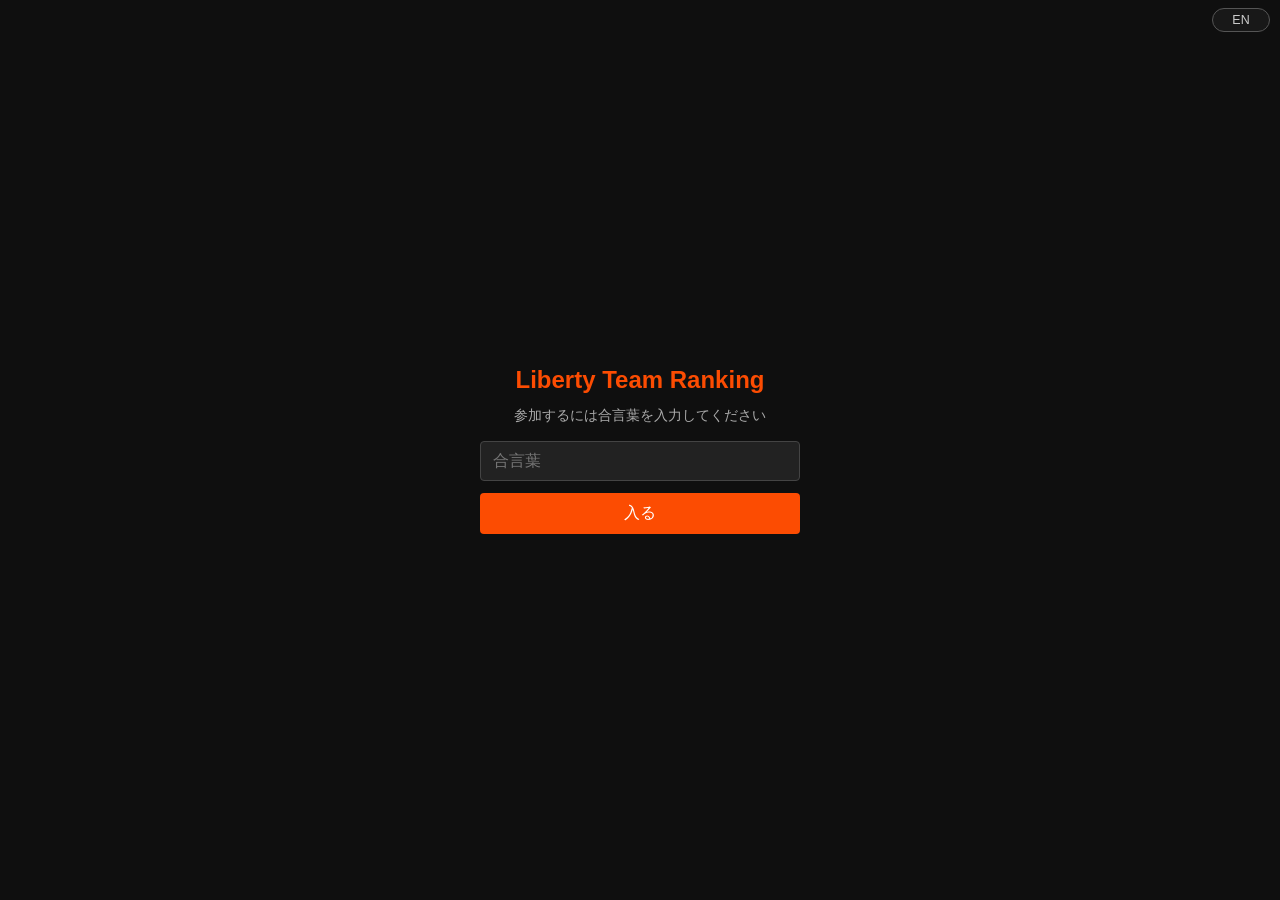
<file: index.html>
<!DOCTYPE html>
<html lang="ja">
<head>
  <meta charset="UTF-8">
  <meta name="viewport" content="width=device-width, initial-scale=1.0">
  <title>Liberty Team Ranking</title>
  <link rel="icon" type="image/svg+xml" href="img/favicon.svg">
  <link rel="icon" type="image/png" sizes="32x32" href="img/favicon-32.png">
  <link rel="apple-touch-icon" href="img/apple-touch-icon.png">
  <link rel="manifest" href="manifest.json">
  <meta name="theme-color" content="#0f0f0f">
  <meta name="apple-mobile-web-app-capable" content="yes">
  <meta name="apple-mobile-web-app-status-bar-style" content="black-translucent">
  <meta name="apple-mobile-web-app-title" content="Liberty">
  <link rel="stylesheet" href="style.css">
</head>
<body>
  <button id="langToggle" class="lang-toggle" data-i18n="toggle">EN</button>

  <div id="passwordGate" class="password-gate">
    <div class="password-box">
      <h2 data-i18n="pw.title">Liberty Team Ranking</h2>
      <p data-i18n="pw.prompt">参加するには合言葉を入力してください</p>
      <input type="password" id="passwordInput" data-i18n-ph="pw.ph" placeholder="合言葉">
      <button id="passwordSubmit" data-i18n="pw.enter">入る</button>
      <p id="passwordError" class="password-error" data-i18n="pw.error">合言葉が違います</p>
    </div>
  </div>

  <div id="consentGate" class="consent-gate">
    <div class="consent-box">
      <h2 data-i18n="consent.title">ご利用前の確認</h2>
      <p class="consent-intro" data-i18n="consent.intro">このアプリを使う前に、以下の点にご同意ください。</p>
      <label class="consent-check"><input type="checkbox" id="consent1"><span data-i18n="consent.check1">Stravaでフォローし合っていないメンバーにも、私の走行距離・記録（合計距離など）が表示されることを理解しました。</span></label>
      <label class="consent-check"><input type="checkbox" id="consent2"><span data-i18n="consent.check2">位置情報（GPS・地図）は利用されないこと、将来利用する仕様に変更する場合は必ず改めて同意を求められることを理解しました。</span></label>
      <button id="consentAgree" class="consent-agree" disabled data-i18n="consent.agree">同意して始める</button>
      <p class="consent-detail-link"><a href="privacy.html" data-i18n="consent.detail">取得する情報について詳しく</a></p>
    </div>
  </div>

  <header>
    <h1 class="site-logo"><img src="img/logo_liberty_team_ranking.png" alt="Liberty Team Ranking"></h1>
    <div class="header-controls">
      <div class="month-nav">
        <button id="prevMonth">◀</button>
        <span id="currentMonth"></span>
        <button id="nextMonth">▶</button>
      </div>
      <div class="hdr-break"></div>
      <div class="team-filter">
        <button class="filter-btn active" data-team="all">全て</button>
        <button class="filter-btn" data-team="3SHINE">3SHINE</button>
        <button class="filter-btn" data-team="SKY3.5">SKY3.5</button>
        <button class="filter-btn" data-team="Be4">Be4</button>
        <button class="filter-btn" data-team="元リバティー">元リバティー</button>
        <button class="filter-btn" data-team="リバティースタッフ">リバティースタッフ</button>
      </div>
      <button id="settingsBtn" class="icon-btn" title="設定">⚙️</button>
    </div>
  </header>

  <div id="loginBanner" class="login-banner" style="display:none">
    <span data-i18n="banner.title">🔒 Stravaに接続するとランキング・掲示板を閲覧できます</span>
    <button id="loginBtn" class="strava-connect-btn" aria-label="Connect with Strava"><img src="img/btn_strava_connect_with_orange.svg" alt="Connect with Strava"></button>
    <p class="privacy-note" data-i18n="banner.note">接続して取得するのは <b>走行距離・獲得標高・心拍数・プロフィール名</b> だけです。<b>位置情報（GPS・地図・場所）は取得も保存もしません。</b> <b>非公開（自分のみ）の活動は読み取りません。</b> データはあなたが設定した公開範囲でのみチームに表示されます。<a href="privacy.html">取得する情報について詳しく ›</a></p>
  </div>

  <div class="table-wrapper">
    <table id="rankingTable">
      <thead>
        <tr>
          <th>#</th>
          <th class="sortable tc" data-col="nickname"><span data-i18n="col.nickname">ニックネーム</span><span class="sort-arrow"></span></th>
          <th class="sortable tc" data-col="strava_name"><span data-i18n="col.strava">Stravaアカウント名</span><span class="sort-arrow"></span></th>
          <th class="sortable" data-col="team"><span data-i18n="col.team">チーム</span><span class="sort-arrow"></span></th>
          <th class="sortable num" data-col="run_distance_km"><span data-i18n="col.run">ランニング(km)</span><span class="sort-arrow"></span></th>
          <th class="sortable num" data-col="ride_distance_km"><span data-i18n="col.ride">自転車(km)</span><span class="sort-arrow"></span></th>
          <th class="sortable num" data-col="swim_distance_m"><span data-i18n="col.swim">水泳(m)</span><span class="sort-arrow"></span></th>
          <th class="sortable num" data-col="elevation_gain_m"><span data-i18n="col.elev">獲得標高(m)</span><span class="sort-arrow"></span></th>
          <th class="sortable num" data-col="relative_effort"><span data-i18n="col.load">心拍負荷</span><span class="sort-arrow"></span></th>
          <th class="sortable num" data-col="ws_count"><span data-i18n="col.ws">推定WS</span><span class="sort-arrow"></span></th>
          <th class="sortable num" data-col="hill_dash_count"><span data-i18n="col.hill">推定坂道</span><span class="sort-arrow"></span></th>
          <th class="sortable tc" data-col="full_marathon_best"><span data-i18n="col.full">フルマラソンベスト</span><span class="sort-arrow"></span></th>
          <th class="sortable tc" data-col="half_marathon_best"><span data-i18n="col.half">ハーフマラソンベスト</span><span class="sort-arrow"></span></th>
          <th data-i18n="col.race">参加予定レース</th>
          <th data-i18n="col.comment">コメント</th>
        </tr>
      </thead>
      <tbody id="rankingBody">
        <tr><td colspan="15" class="loading">読み込み中...</td></tr>
      </tbody>
    </table>
  </div>

  <div class="guide-link-row" style="text-align:center; margin:14px 0 4px;">
    <a href="guide.html" data-i18n="guide.link" style="color:#fc4c02; font-size:0.9rem; text-decoration:none;">📊 各項目の意味・計算方法はこちら →</a>
  </div>

  <div class="chat-section">
    <h2 id="chatTitle">💬 掲示板</h2>
    <div id="chatInputRow" class="chat-input-row" style="display:none">
      <input type="text" id="chatText" maxlength="300" placeholder="コメントを書く（今月もよろしく！など）">
      <button id="chatSend">送信</button>
    </div>
    <button id="pollCreateBtn" class="poll-create-btn" style="display:none">📊 投票を作成</button>
    <div id="pollForm" class="poll-form" style="display:none">
      <input type="text" id="pollQuestion" maxlength="120" placeholder="質問（例: 次の合同練習どこにする？）">
      <div id="pollOptions">
        <input type="text" class="poll-opt-input" maxlength="60" placeholder="選択肢1">
        <input type="text" class="poll-opt-input" maxlength="60" placeholder="選択肢2">
      </div>
      <div class="poll-form-actions">
        <button id="pollAddOpt" type="button" class="poll-sub-btn">＋選択肢を追加</button>
        <button id="pollSubmit" type="button">投票を投稿</button>
        <button id="pollCancel" type="button" class="poll-sub-btn">キャンセル</button>
      </div>
    </div>
    <p id="chatLoginNote" class="chat-login-note" style="display:none">投稿するにはStravaでログインしてください</p>
    <div id="chatMessages" class="chat-messages"></div>
  </div>

  <!-- 詳細モーダル -->
  <div id="detailModal" class="modal-overlay">
    <div class="modal">
      <button id="modalClose" class="modal-close">✕</button>
      <h2 id="modalTitle"></h2>
      <div id="detailSummary"></div>
      <div class="tabs">
        <button class="tab-btn active" data-type="run">ランニング</button>
        <button class="tab-btn" data-type="ride">自転車</button>
        <button class="tab-btn" data-type="swim">水泳</button>
      </div>
      <div id="chartTooltip" class="chart-tooltip"></div>
      <div id="detailChart" class="chart-container"></div>
    </div>
  </div>

  <footer class="strava-attribution">
    <img src="img/api_logo_pwrdBy_strava_horiz_light.png" alt="Powered by Strava">
    <a href="privacy.html" class="privacy-footer-link">取得する情報・プライバシーについて</a>
  </footer>

  <div id="rateLimitIndicator" class="rate-limit-indicator" title="Strava APIの本日の使用回数（目安）"></div>

  <script src="app.js"></script>
</body>
</html>
</file>
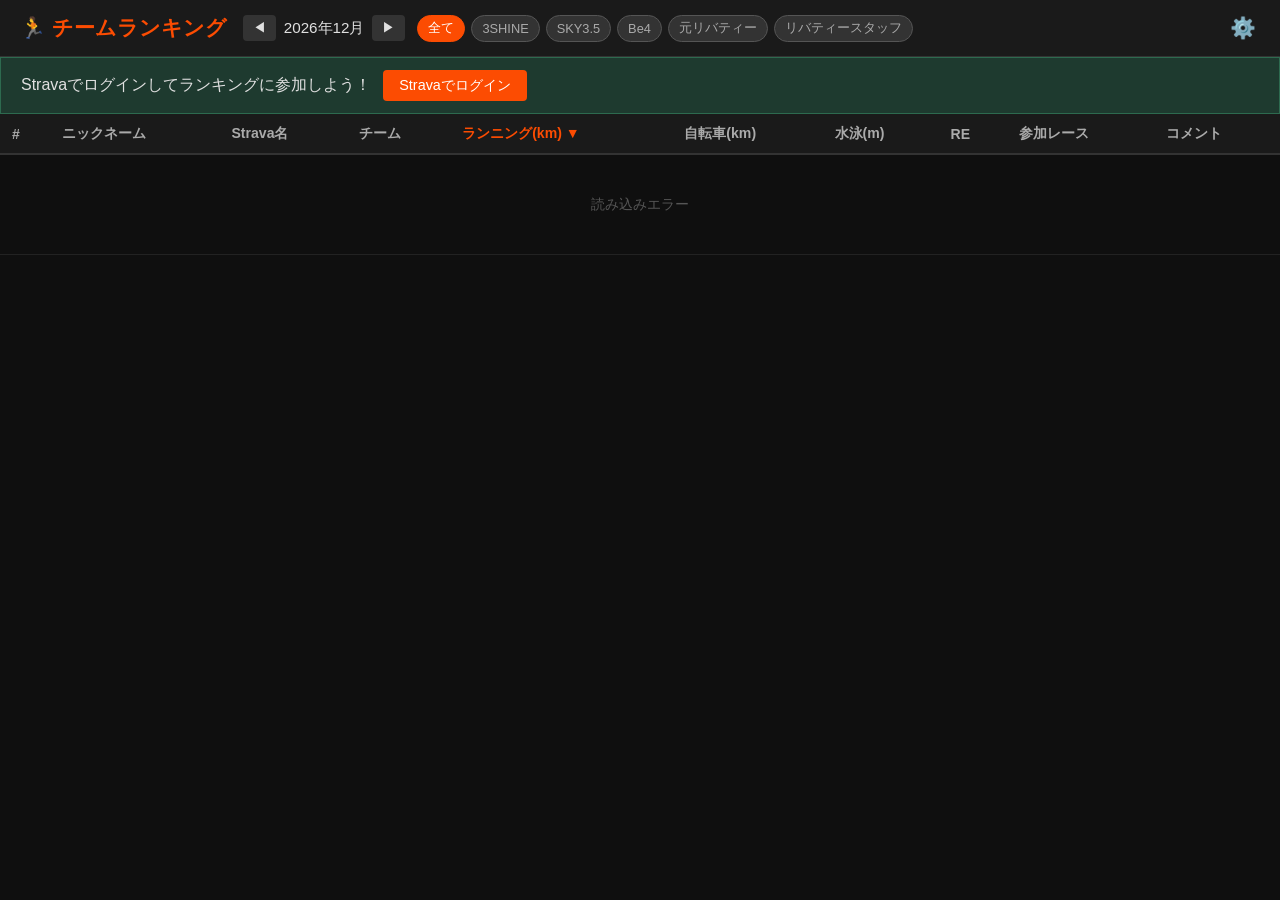
<file: frontend/index.html>
<!DOCTYPE html>
<html lang="ja">
<head>
  <meta charset="UTF-8">
  <meta name="viewport" content="width=device-width, initial-scale=1.0">
  <title>チームランキング</title>
  <link rel="stylesheet" href="style.css">
</head>
<body>
  <header>
    <h1>🏃 チームランキング</h1>
    <div class="header-controls">
      <div class="month-nav">
        <button id="prevMonth">◀</button>
        <span id="currentMonth"></span>
        <button id="nextMonth">▶</button>
      </div>
      <div class="team-filter">
        <button class="filter-btn active" data-team="all">全て</button>
        <button class="filter-btn" data-team="3SHINE">3SHINE</button>
        <button class="filter-btn" data-team="SKY3.5">SKY3.5</button>
        <button class="filter-btn" data-team="Be4">Be4</button>
        <button class="filter-btn" data-team="元リバティー">元リバティー</button>
        <button class="filter-btn" data-team="リバティースタッフ">リバティースタッフ</button>
      </div>
      <button id="settingsBtn" class="icon-btn" title="設定">⚙️</button>
    </div>
  </header>

  <div id="loginBanner" class="login-banner" style="display:none">
    <span>Stravaでログインしてランキングに参加しよう！</span>
    <button id="loginBtn">Stravaでログイン</button>
  </div>

  <div class="table-wrapper">
    <table id="rankingTable">
      <thead>
        <tr>
          <th>#</th>
          <th class="sortable" data-col="nickname">ニックネーム</th>
          <th class="sortable" data-col="strava_name">Strava名</th>
          <th class="sortable" data-col="team">チーム</th>
          <th class="sortable active" data-col="run_distance_km">ランニング(km) ▼</th>
          <th class="sortable" data-col="ride_distance_km">自転車(km)</th>
          <th class="sortable" data-col="swim_distance_m">水泳(m)</th>
          <th class="sortable" data-col="relative_effort">RE</th>
          <th>参加レース</th>
          <th>コメント</th>
        </tr>
      </thead>
      <tbody id="rankingBody">
        <tr><td colspan="10" class="loading">読み込み中...</td></tr>
      </tbody>
    </table>
  </div>

  <!-- 詳細モーダル -->
  <div id="detailModal" class="modal-overlay">
    <div class="modal">
      <button id="modalClose" class="modal-close">✕</button>
      <h2 id="modalTitle"></h2>
      <div class="tabs">
        <button class="tab-btn active" data-type="run">ランニング</button>
        <button class="tab-btn" data-type="ride">自転車</button>
        <button class="tab-btn" data-type="swim">水泳</button>
      </div>
      <div id="detailChart" class="chart-container"></div>
    </div>
  </div>

  <script src="app.js"></script>
</body>
</html>
</file>
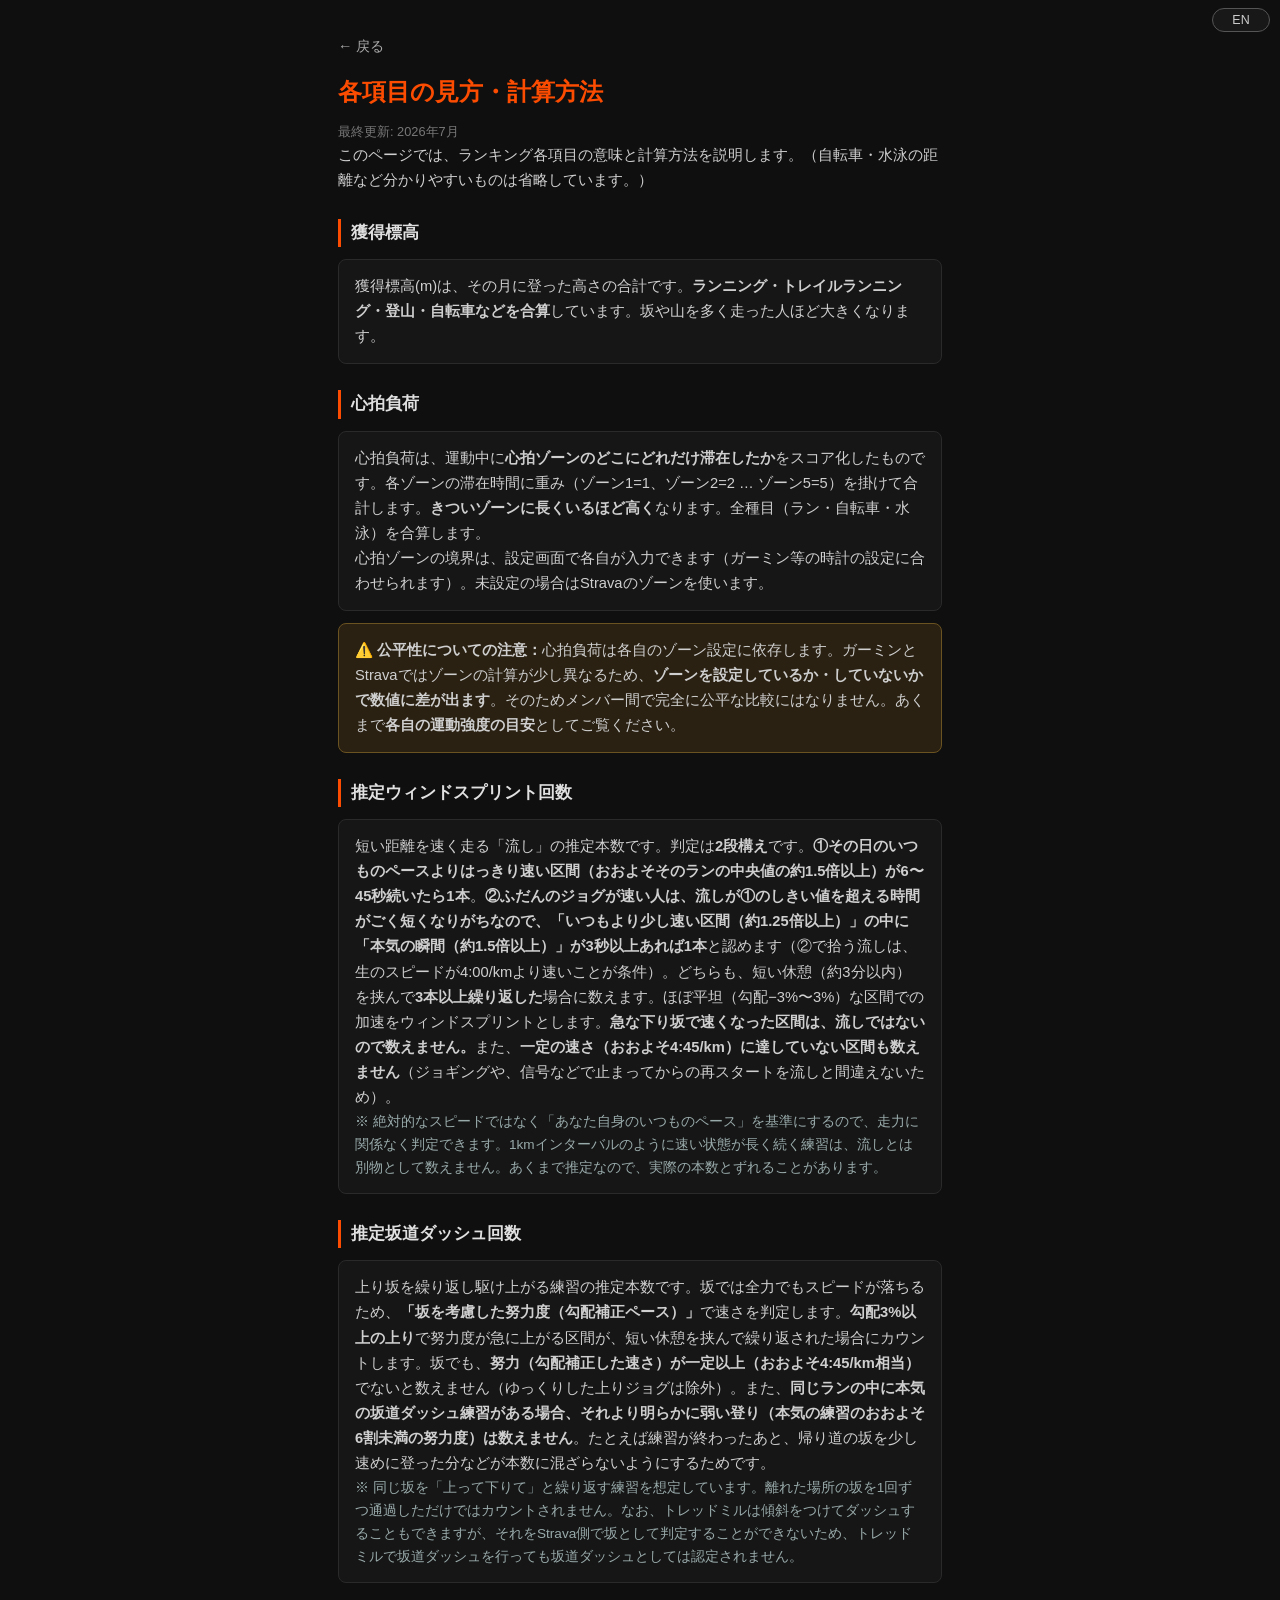
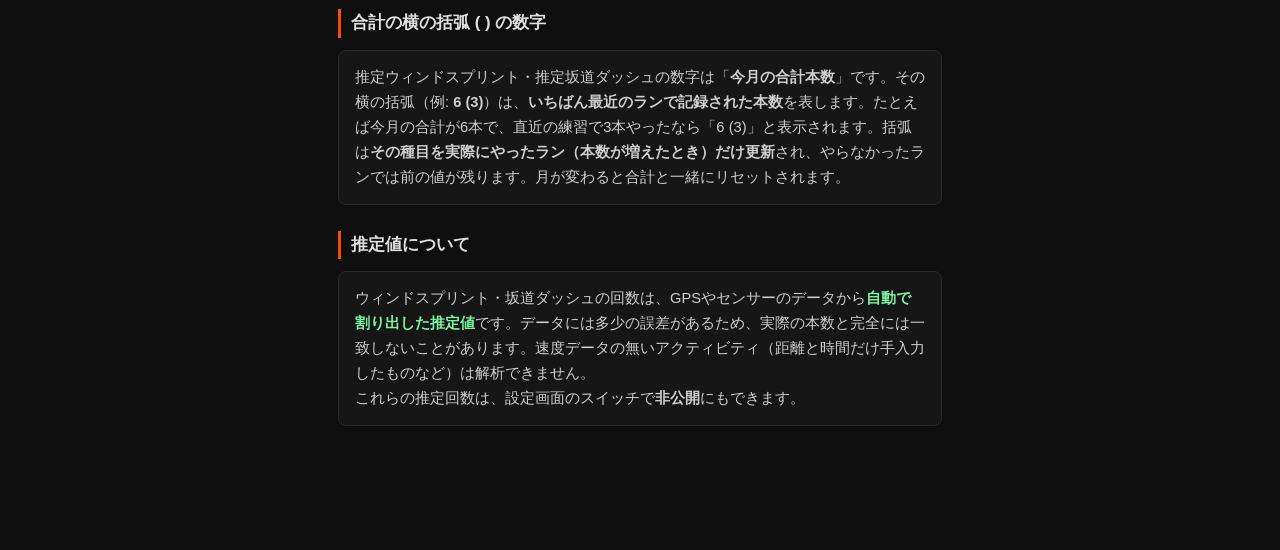
<file: guide.html>
<!DOCTYPE html>
<html lang="ja">
<head>
  <meta charset="UTF-8">
  <meta name="viewport" content="width=device-width, initial-scale=1.0">
  <title>各項目の見方・計算方法 - Liberty Team Ranking</title>
  <link rel="icon" type="image/svg+xml" href="img/favicon.svg">
  <link rel="icon" type="image/png" sizes="32x32" href="img/favicon-32.png">
  <link rel="apple-touch-icon" href="img/apple-touch-icon.png">
  <link rel="stylesheet" href="style.css">
  <style>
    .guide-page { max-width: 640px; margin: 32px auto; padding: 0 18px 80px; line-height: 1.7; }
    .guide-page h2 { color: #fc4c02; margin-bottom: 8px; }
    .guide-page h3 { color: #e0e0e0; margin: 26px 0 8px; font-size: 1.05rem; border-left: 3px solid #fc4c02; padding-left: 10px; }
    .guide-page p, .guide-page li { color: #cfcfcf; font-size: 0.92rem; }
    .guide-page ul { margin: 6px 0 6px 20px; }
    .guide-page li { margin: 4px 0; }
    .guide-page .good { color: #7df5a0; font-weight: 600; }
    .guide-page .note { color: #9aa; font-size: 0.85rem; }
    .guide-page .box { background: #161616; border: 1px solid #2a2a2a; border-radius: 8px; padding: 14px 16px; margin: 12px 0; }
    .guide-page .warn { background: #2a2113; border: 1px solid #6a5320; border-radius: 8px; padding: 14px 16px; margin: 12px 0; color: #f5d98a; }
    .guide-page a { color: #fc4c02; }
    .guide-page .updated { color: #777; font-size: 0.8rem; margin-top: 6px; }
  </style>
</head>
<body>
  <button id="langToggle" class="lang-toggle">EN</button>
  <div class="guide-page">
    <button class="back-btn" onclick="history.back()" data-i18n="back">← 戻る</button>
    <h2 data-i18n="title">各項目の見方・計算方法</h2>
    <p class="updated" data-i18n="updated">最終更新: 2026年7月</p>
    <p data-i18n="intro">このページでは、ランキング各項目の意味と計算方法を説明します。（自転車・水泳の距離など分かりやすいものは省略しています。）</p>

    <h3 data-i18n="s1.title">獲得標高</h3>
    <div class="box">
      <p data-i18n="s1.p">獲得標高(m)は、その月に登った高さの合計です。<b>ランニング・トレイルランニング・登山・自転車などを合算</b>しています。坂や山を多く走った人ほど大きくなります。</p>
    </div>

    <h3 data-i18n="s2.title">心拍負荷</h3>
    <div class="box">
      <p data-i18n="s2.p">心拍負荷は、運動中に<b>心拍ゾーンのどこにどれだけ滞在したか</b>をスコア化したものです。各ゾーンの滞在時間に重み（ゾーン1=1、ゾーン2=2 … ゾーン5=5）を掛けて合計します。<b>きついゾーンに長くいるほど高く</b>なります。全種目（ラン・自転車・水泳）を合算します。</p>
      <p data-i18n="s2.zone">心拍ゾーンの境界は、設定画面で各自が入力できます（ガーミン等の時計の設定に合わせられます）。未設定の場合はStravaのゾーンを使います。</p>
    </div>
    <div class="warn">
      <p data-i18n="s2.warn"><b>⚠️ 公平性についての注意：</b>心拍負荷は各自のゾーン設定に依存します。ガーミンとStravaではゾーンの計算が少し異なるため、<b>ゾーンを設定しているか・していないかで数値に差が出ます</b>。そのためメンバー間で完全に公平な比較にはなりません。あくまで<b>各自の運動強度の目安</b>としてご覧ください。</p>
    </div>

    <h3 data-i18n="s3.title">推定ウィンドスプリント回数</h3>
    <div class="box">
      <p data-i18n="s3.p">短い距離を速く走る「流し」の推定本数です。判定は<b>2段構え</b>です。<b>①その日のいつものペースよりはっきり速い区間（おおよそそのランの中央値の約1.5倍以上）が6〜45秒続いたら1本</b>。<b>②ふだんのジョグが速い人は、流しが①のしきい値を超える時間がごく短くなりがちなので、「いつもより少し速い区間（約1.25倍以上）」の中に「本気の瞬間（約1.5倍以上）」が3秒以上あれば1本</b>と認めます（②で拾う流しは、生のスピードが4:00/kmより速いことが条件）。どちらも、短い休憩（約3分以内）を挟んで<b>3本以上繰り返した</b>場合に数えます。ほぼ平坦（勾配−3%〜3%）な区間での加速をウィンドスプリントとします。<b>急な下り坂で速くなった区間は、流しではないので数えません。</b>また、<b>一定の速さ（おおよそ4:45/km）に達していない区間も数えません</b>（ジョギングや、信号などで止まってからの再スタートを流しと間違えないため）。</p>
      <p class="note" data-i18n="s3.note">※ 絶対的なスピードではなく「あなた自身のいつものペース」を基準にするので、走力に関係なく判定できます。1kmインターバルのように速い状態が長く続く練習は、流しとは別物として数えません。あくまで推定なので、実際の本数とずれることがあります。</p>
    </div>

    <h3 data-i18n="s4.title">推定坂道ダッシュ回数</h3>
    <div class="box">
      <p data-i18n="s4.p">上り坂を繰り返し駆け上がる練習の推定本数です。坂では全力でもスピードが落ちるため、<b>「坂を考慮した努力度（勾配補正ペース）」</b>で速さを判定します。<b>勾配3%以上の上り</b>で努力度が急に上がる区間が、短い休憩を挟んで繰り返された場合にカウントします。坂でも、<b>努力（勾配補正した速さ）が一定以上（おおよそ4:45/km相当）</b>でないと数えません（ゆっくりした上りジョグは除外）。また、<b>同じランの中に本気の坂道ダッシュ練習がある場合、それより明らかに弱い登り（本気の練習のおおよそ6割未満の努力度）は数えません</b>。たとえば練習が終わったあと、帰り道の坂を少し速めに登った分などが本数に混ざらないようにするためです。</p>
      <p class="note" data-i18n="s4.note">※ 同じ坂を「上って下りて」と繰り返す練習を想定しています。離れた場所の坂を1回ずつ通過しただけではカウントされません。なお、トレッドミルは傾斜をつけてダッシュすることもできますが、それをStrava側で坂として判定することができないため、トレッドミルで坂道ダッシュを行っても坂道ダッシュとしては認定されません。</p>
    </div>

    <h3 data-i18n="s6.title">合計の横の括弧 ( ) の数字</h3>
    <div class="box">
      <p data-i18n="s6.p">推定ウィンドスプリント・推定坂道ダッシュの数字は「<b>今月の合計本数</b>」です。その横の括弧（例: <b>6 (3)</b>）は、<b>いちばん最近のランで記録された本数</b>を表します。たとえば今月の合計が6本で、直近の練習で3本やったなら「6 (3)」と表示されます。括弧は<b>その種目を実際にやったラン（本数が増えたとき）だけ更新</b>され、やらなかったランでは前の値が残ります。月が変わると合計と一緒にリセットされます。</p>
    </div>

    <h3 data-i18n="s5.title">推定値について</h3>
    <div class="box">
      <p data-i18n="s5.p">ウィンドスプリント・坂道ダッシュの回数は、GPSやセンサーのデータから<span class="good">自動で割り出した推定値</span>です。データには多少の誤差があるため、実際の本数と完全には一致しないことがあります。速度データの無いアクティビティ（距離と時間だけ手入力したものなど）は解析できません。</p>
      <p data-i18n="s5.privacy">これらの推定回数は、設定画面のスイッチで<b>非公開</b>にもできます。</p>
    </div>
  </div>

  <script>
    const PI18N = {
      ja: {},
      en: {
        'back': '← Back',
        'title': 'How each metric is calculated',
        'updated': 'Last updated: July 2026',
        'intro': 'This page explains what each ranking column means and how it is calculated. (Self-explanatory items such as cycling/swimming distance are omitted.)',
        's1.title': 'Elevation gain',
        's1.p': 'Elevation gain (m) is the total height climbed during the month. It is the <b>combined total of running, trail running, hiking, cycling, and so on.</b> The more hills or mountains you run, the higher it gets.',
        's2.title': 'Heart-rate load',
        's2.p': 'Heart-rate load scores <b>how long you spent in each heart-rate zone</b> during exercise. Time in each zone is multiplied by a weight (Zone 1 = 1, Zone 2 = 2 … Zone 5 = 5) and summed. <b>The longer you spend in harder zones, the higher it gets.</b> All sports (run, bike, swim) are combined.',
        's2.zone': 'Each member can enter their own heart-rate zone boundaries in Settings (to match their watch, e.g. Garmin). If not set, Strava’s zones are used.',
        's2.warn': '<b>⚠️ A note on fairness:</b> Heart-rate load depends on each person’s zone settings. Garmin and Strava compute zones slightly differently, so <b>the value differs depending on whether and how someone has set their zones</b>. It is therefore not a perfectly fair comparison between members — please treat it as a <b>rough indicator of your own effort</b>.',
        's3.title': 'Estimated wind-sprint count',
        's3.p': 'An estimate of how many short fast strides ("wind sprints") you did. Detection works in <b>two stages</b>. <b>(1) A burst clearly faster than your usual pace that day (about 1.5× the run’s median speed) lasting 6–45 seconds counts as one rep.</b> <b>(2) For runners whose everyday jog is fast, a stride may exceed the 1.5× threshold only very briefly — so a section "somewhat faster than usual (about 1.25×)" that contains an all-out moment (about 1.5× or more) for at least 3 seconds also counts as one rep</b> (strides picked up this way must be faster than 4:00/km in raw speed). In both cases, reps are counted only when <b>repeated 3 or more times</b> with short rests (within ~3 minutes). Bursts on roughly flat ground (grade −3% to 3%) count as wind sprints. <b>Fast sections on steep downhills are not counted, since they are not strides.</b> Also, <b>sections that do not reach a minimum speed (about 4:45/km) are not counted</b> (so easy jogging, or restarting after a traffic-light stop, is not mistaken for a stride).',
        's3.note': '※ It uses "your own usual pace" rather than an absolute speed, so it works regardless of running level. Workouts where the fast pace lasts long, such as 1&nbsp;km intervals, are treated as a different thing and not counted as strides. It is only an estimate and may differ from your actual count.',
        's4.title': 'Estimated hill-dash count',
        's4.p': 'An estimate of repeated hard uphill efforts. Because speed drops on hills even at full effort, we judge intensity using a <b>"grade-adjusted effort pace"</b>. A sharp rise in effort on an <b>uphill of 3% grade or more</b>, repeated with short rests, is counted. On hills too, an effort (grade-adjusted speed) below a minimum (about 4:45/km equivalent) is not counted (slow uphill jogging is excluded). In addition, <b>if a run contains an all-out hill-dash session, clearly weaker climbs in the same run (below roughly 60% of that session’s effort) are not counted</b> — for example, climbing a hill a bit briskly on the way home after the workout will not be added to your count.',
        's4.note': '※ This assumes a workout where you repeat the same hill (up, then down, then up…). Passing isolated hills once each is not counted. Note: you can set an incline on a treadmill and run hard, but Strava cannot detect that as a hill, so hill dashes done on a treadmill will not be recognized as hill dashes.',
        's5.title': 'About the estimates',
        's5.p': 'Wind-sprint and hill-dash counts are <span class="good">estimated automatically</span> from GPS and sensor data. Because the data has some noise, they may not exactly match your real count. Activities with no speed data (e.g. runs entered manually as distance and time only) cannot be analyzed.',
        's5.privacy': 'You can also set these estimated counts to <b>private</b> with a switch in Settings.',
        's6.title': 'The number in parentheses ( )',
        's6.p': 'The estimated wind-sprint and hill-dash numbers are your <b>monthly total</b>. The number in parentheses next to it (e.g. <b>6 (3)</b>) is the count from your <b>most recent run</b>. For example, if your monthly total is 6 and you did 3 in your latest session, it shows "6 (3)". The parentheses update <b>only on runs where you actually did that drill (when the count increased)</b>; runs without it keep the previous value. They reset together with the total at the start of each month.'
      }
    };
    let lang = localStorage.getItem('lang') || 'ja';
    const jaDefault = {};
    function applyLang() {
      document.documentElement.lang = lang;
      document.querySelectorAll('[data-i18n]').forEach(el => {
        const key = el.dataset.i18n;
        if (lang === 'ja') {
          if (jaDefault[key] != null) el.innerHTML = jaDefault[key];
        } else if (PI18N.en[key] != null) {
          el.innerHTML = PI18N.en[key];
        }
      });
      document.getElementById('langToggle').textContent = lang === 'ja' ? 'EN' : '日本語';
    }
    document.querySelectorAll('[data-i18n]').forEach(el => { jaDefault[el.dataset.i18n] = el.innerHTML; });
    document.getElementById('langToggle').addEventListener('click', () => {
      lang = lang === 'ja' ? 'en' : 'ja';
      localStorage.setItem('lang', lang);
      applyLang();
    });
    applyLang();
  </script>
</body>
</html>
</file>
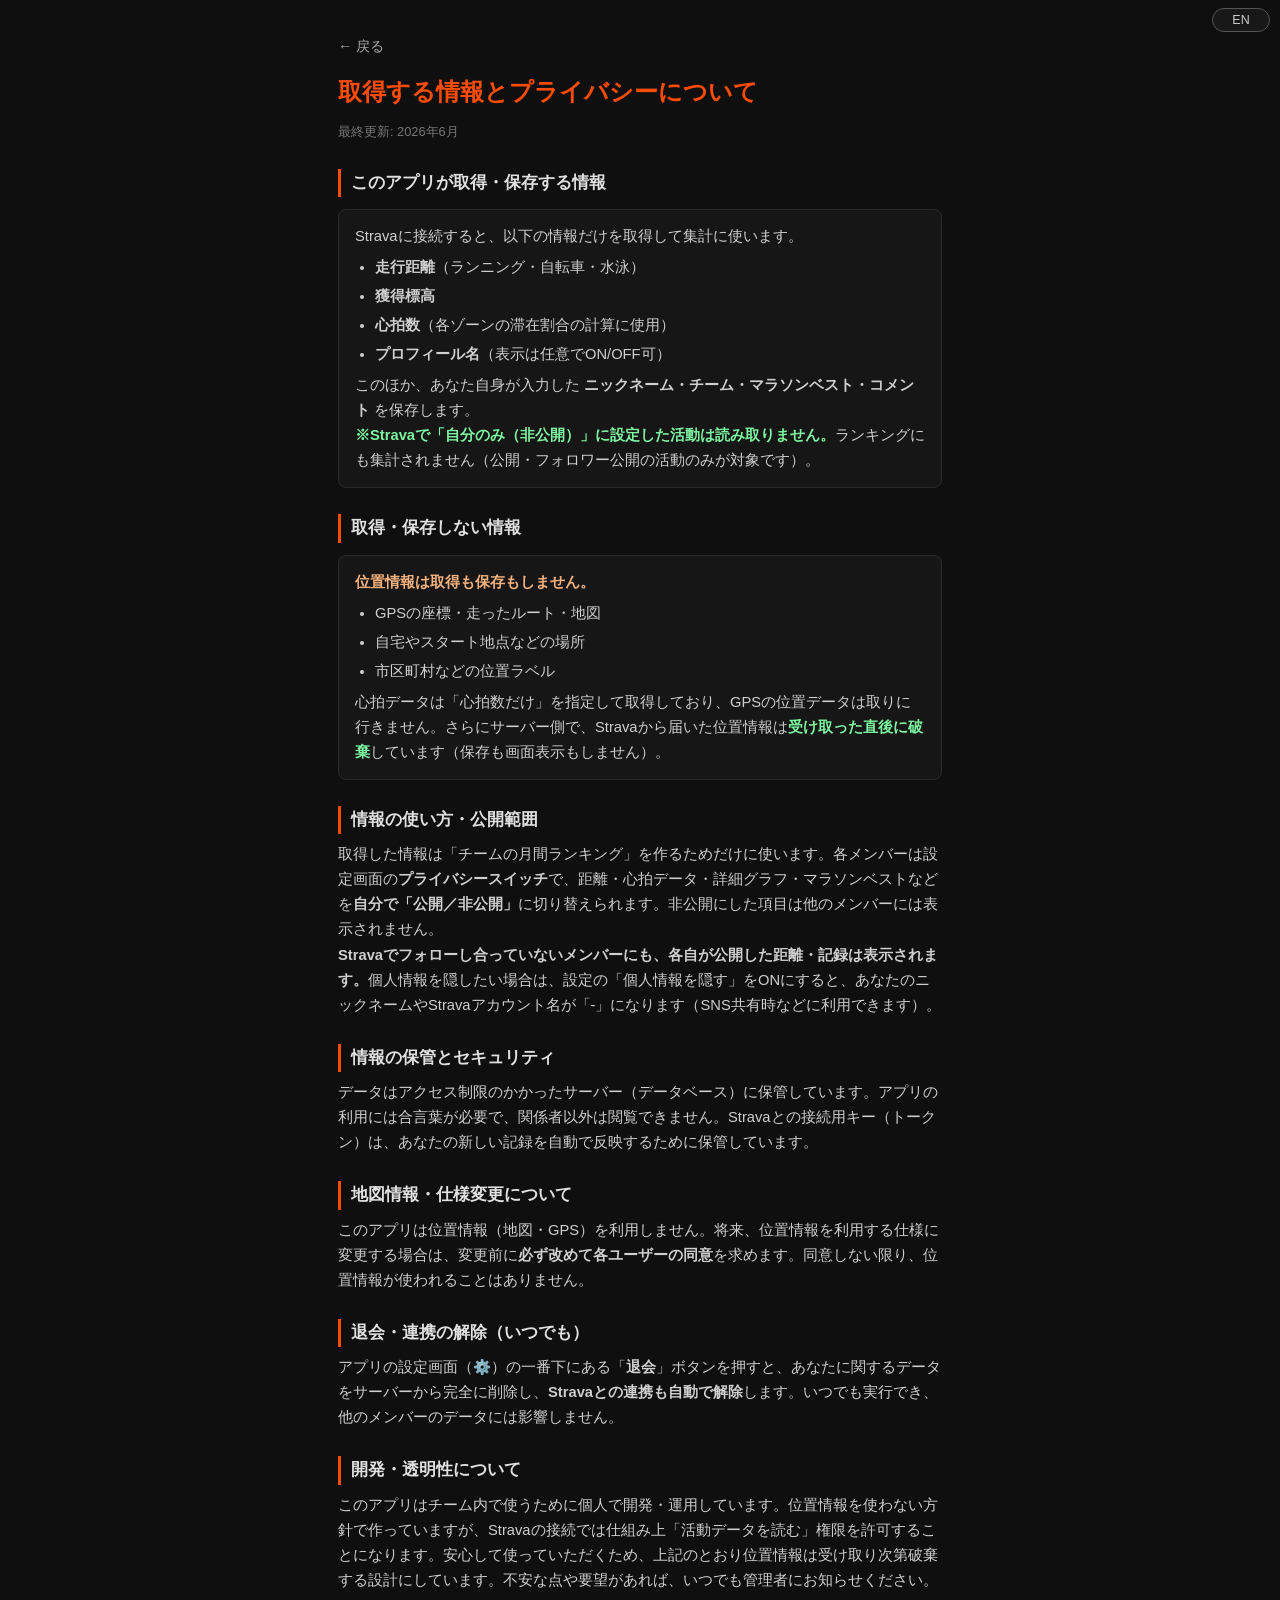
<file: privacy.html>
<!DOCTYPE html>
<html lang="ja">
<head>
  <meta charset="UTF-8">
  <meta name="viewport" content="width=device-width, initial-scale=1.0">
  <title>取得する情報とプライバシー - Liberty Team Ranking</title>
  <link rel="icon" type="image/svg+xml" href="img/favicon.svg">
  <link rel="icon" type="image/png" sizes="32x32" href="img/favicon-32.png">
  <link rel="apple-touch-icon" href="img/apple-touch-icon.png">
  <link rel="stylesheet" href="style.css">
  <style>
    .privacy-page { max-width: 640px; margin: 32px auto; padding: 0 18px 80px; line-height: 1.7; }
    .privacy-page h2 { color: #fc4c02; margin-bottom: 8px; }
    .privacy-page h3 { color: #e0e0e0; margin: 26px 0 8px; font-size: 1.05rem; border-left: 3px solid #fc4c02; padding-left: 10px; }
    .privacy-page p, .privacy-page li { color: #cfcfcf; font-size: 0.92rem; }
    .privacy-page ul { margin: 6px 0 6px 20px; }
    .privacy-page li { margin: 4px 0; }
    .privacy-page .good { color: #7df5a0; font-weight: 600; }
    .privacy-page .bad { color: #f5b27d; font-weight: 600; }
    .privacy-page .box { background: #161616; border: 1px solid #2a2a2a; border-radius: 8px; padding: 14px 16px; margin: 12px 0; }
    .privacy-page a { color: #fc4c02; }
    .privacy-page .updated { color: #777; font-size: 0.8rem; margin-top: 6px; }
  </style>
</head>
<body>
  <button id="langToggle" class="lang-toggle">EN</button>
  <div class="privacy-page">
    <button class="back-btn" onclick="history.back()" data-i18n="back">← 戻る</button>
    <h2 data-i18n="title">取得する情報とプライバシーについて</h2>
    <p class="updated" data-i18n="updated">最終更新: 2026年6月</p>

    <h3 data-i18n="s1.title">このアプリが取得・保存する情報</h3>
    <div class="box">
      <p data-i18n="s1.intro">Stravaに接続すると、以下の情報だけを取得して集計に使います。</p>
      <ul>
        <li data-i18n="s1.li1"><b>走行距離</b>（ランニング・自転車・水泳）</li>
        <li data-i18n="s1.li2"><b>獲得標高</b></li>
        <li data-i18n="s1.li3"><b>心拍数</b>（各ゾーンの滞在割合の計算に使用）</li>
        <li data-i18n="s1.li4"><b>プロフィール名</b>（表示は任意でON/OFF可）</li>
      </ul>
      <p data-i18n="s1.p">このほか、あなた自身が入力した <b>ニックネーム・チーム・マラソンベスト・コメント</b> を保存します。</p>
      <p data-i18n="s1.note"><span class="good">※Stravaで「自分のみ（非公開）」に設定した活動は読み取りません。</span>ランキングにも集計されません（公開・フォロワー公開の活動のみが対象です）。</p>
    </div>

    <h3 data-i18n="s2.title">取得・保存しない情報</h3>
    <div class="box">
      <p class="bad" data-i18n="s2.bad">位置情報は取得も保存もしません。</p>
      <ul>
        <li data-i18n="s2.li1">GPSの座標・走ったルート・地図</li>
        <li data-i18n="s2.li2">自宅やスタート地点などの場所</li>
        <li data-i18n="s2.li3">市区町村などの位置ラベル</li>
      </ul>
      <p data-i18n="s2.p">心拍データは「心拍数だけ」を指定して取得しており、GPSの位置データは取りに行きません。さらにサーバー側で、Stravaから届いた位置情報は<span class="good">受け取った直後に破棄</span>しています（保存も画面表示もしません）。</p>
    </div>

    <h3 data-i18n="s3.title">情報の使い方・公開範囲</h3>
    <p data-i18n="s3.p">取得した情報は「チームの月間ランキング」を作るためだけに使います。各メンバーは設定画面の<b>プライバシースイッチ</b>で、距離・心拍データ・詳細グラフ・マラソンベストなどを<b>自分で「公開／非公開」</b>に切り替えられます。非公開にした項目は他のメンバーには表示されません。</p>
    <p data-i18n="s3.share"><b>Stravaでフォローし合っていないメンバーにも、各自が公開した距離・記録は表示されます。</b>個人情報を隠したい場合は、設定の「個人情報を隠す」をONにすると、あなたのニックネームやStravaアカウント名が「-」になります（SNS共有時などに利用できます）。</p>

    <h3 data-i18n="s4.title">情報の保管とセキュリティ</h3>
    <p data-i18n="s4.p">データはアクセス制限のかかったサーバー（データベース）に保管しています。アプリの利用には合言葉が必要で、関係者以外は閲覧できません。Stravaとの接続用キー（トークン）は、あなたの新しい記録を自動で反映するために保管しています。</p>

    <h3 data-i18n="s5.title">地図情報・仕様変更について</h3>
    <p data-i18n="s5.p">このアプリは位置情報（地図・GPS）を利用しません。将来、位置情報を利用する仕様に変更する場合は、変更前に<b>必ず改めて各ユーザーの同意</b>を求めます。同意しない限り、位置情報が使われることはありません。</p>

    <h3 data-i18n="s6.title">退会・連携の解除（いつでも）</h3>
    <p data-i18n="s6.p">アプリの設定画面（⚙️）の一番下にある「<b>退会</b>」ボタンを押すと、あなたに関するデータをサーバーから完全に削除し、<b>Stravaとの連携も自動で解除</b>します。いつでも実行でき、他のメンバーのデータには影響しません。</p>

    <h3 data-i18n="s7.title">開発・透明性について</h3>
    <p data-i18n="s7.p">このアプリはチーム内で使うために個人で開発・運用しています。位置情報を使わない方針で作っていますが、Stravaの接続では仕組み上「活動データを読む」権限を許可することになります。安心して使っていただくため、上記のとおり位置情報は受け取り次第破棄する設計にしています。不安な点や要望があれば、いつでも管理者にお知らせください。</p>
  </div>

  <script>
    const PI18N = {
      ja: {}, // 日本語はHTMLの初期テキストを使用
      en: {
        'back': '← Back',
        'title': 'What we collect & your privacy',
        'updated': 'Last updated: June 2026',
        's1.title': 'Information we collect & store',
        's1.intro': 'When you connect Strava, we read only the following for aggregation:',
        's1.li1': '<b>Distance</b> (running, cycling, swimming)',
        's1.li2': '<b>Elevation gain</b>',
        's1.li3': '<b>Heart rate</b> (used to compute time spent in each zone)',
        's1.li4': '<b>Profile name</b> (display is optional, on/off)',
        's1.p': 'We also store what you enter yourself: <b>nickname, team, marathon PBs, and comments</b>.',
        's1.note': '<span class="good">Activities you set to "Only You" (private) on Strava are NOT read.</span> They are not counted in the ranking either (only activities visible to Everyone / Followers are included).',
        's2.title': 'What we never collect',
        's2.bad': 'We never collect or store location data.',
        's2.li1': 'GPS coordinates, routes, maps',
        's2.li2': 'Home or start locations',
        's2.li3': 'City / region labels',
        's2.p': 'We request only the heart-rate stream, never GPS location. On top of that, any location fields Strava returns are <span class="good">discarded immediately on our server</span> (never stored or shown).',
        's3.title': 'How we use it & visibility',
        's3.p': 'We use your data only to build the team’s monthly ranking. In Settings, each member can toggle distance, heart-rate data, detail charts, marathon PBs and more between <b>public / private</b>. Items you set to private are not shown to other members.',
        's3.share': '<b>The records each member chooses to share are visible to other members even if you don’t follow each other on Strava.</b> To hide your identity, turn on “Hide personal info” in Settings — your nickname and Strava name will show as “-” (useful when sharing on social media).',
        's4.title': 'Storage & security',
        's4.p': 'Data is stored on an access-restricted server (database). A passcode is required to use the app, so outsiders cannot view it. We store your Strava connection key (token) to automatically reflect your new activities.',
        's5.title': 'Location data & changes to the policy',
        's5.p': 'This app does not use location data (maps, GPS). If we ever change the app to use location data, <b>we will ask for each user’s consent again</b> beforehand. Location data will never be used unless you agree.',
        's6.title': 'Leaving & revoking access (anytime)',
        's6.p': 'Press the “Leave” button at the bottom of the app’s Settings (⚙️) to permanently delete all your data from the server and automatically revoke the Strava connection. You can do this anytime, and it does not affect other members.',
        's7.title': 'Development & transparency',
        's7.p': 'This app is built and run by an individual for team use. We follow a no-location policy, but connecting Strava inherently grants permission to read activity data. For your peace of mind, any location data is discarded on receipt as described above. If you have any concerns or requests, please contact the administrator anytime.'
      }
    };
    let lang = localStorage.getItem('lang') || 'ja';
    const jaDefault = {};
    function applyLang() {
      document.documentElement.lang = lang;
      document.querySelectorAll('[data-i18n]').forEach(el => {
        const key = el.dataset.i18n;
        if (lang === 'ja') {
          if (jaDefault[key] != null) el.innerHTML = jaDefault[key];
        } else if (PI18N.en[key] != null) {
          el.innerHTML = PI18N.en[key];
        }
      });
      document.getElementById('langToggle').textContent = lang === 'ja' ? 'EN' : '日本語';
    }
    // 初期の日本語テキストを保存（トグルで戻せるように）
    document.querySelectorAll('[data-i18n]').forEach(el => { jaDefault[el.dataset.i18n] = el.innerHTML; });
    document.getElementById('langToggle').addEventListener('click', () => {
      lang = lang === 'ja' ? 'en' : 'ja';
      localStorage.setItem('lang', lang);
      applyLang();
    });
    applyLang();
  </script>
</body>
</html>
</file>
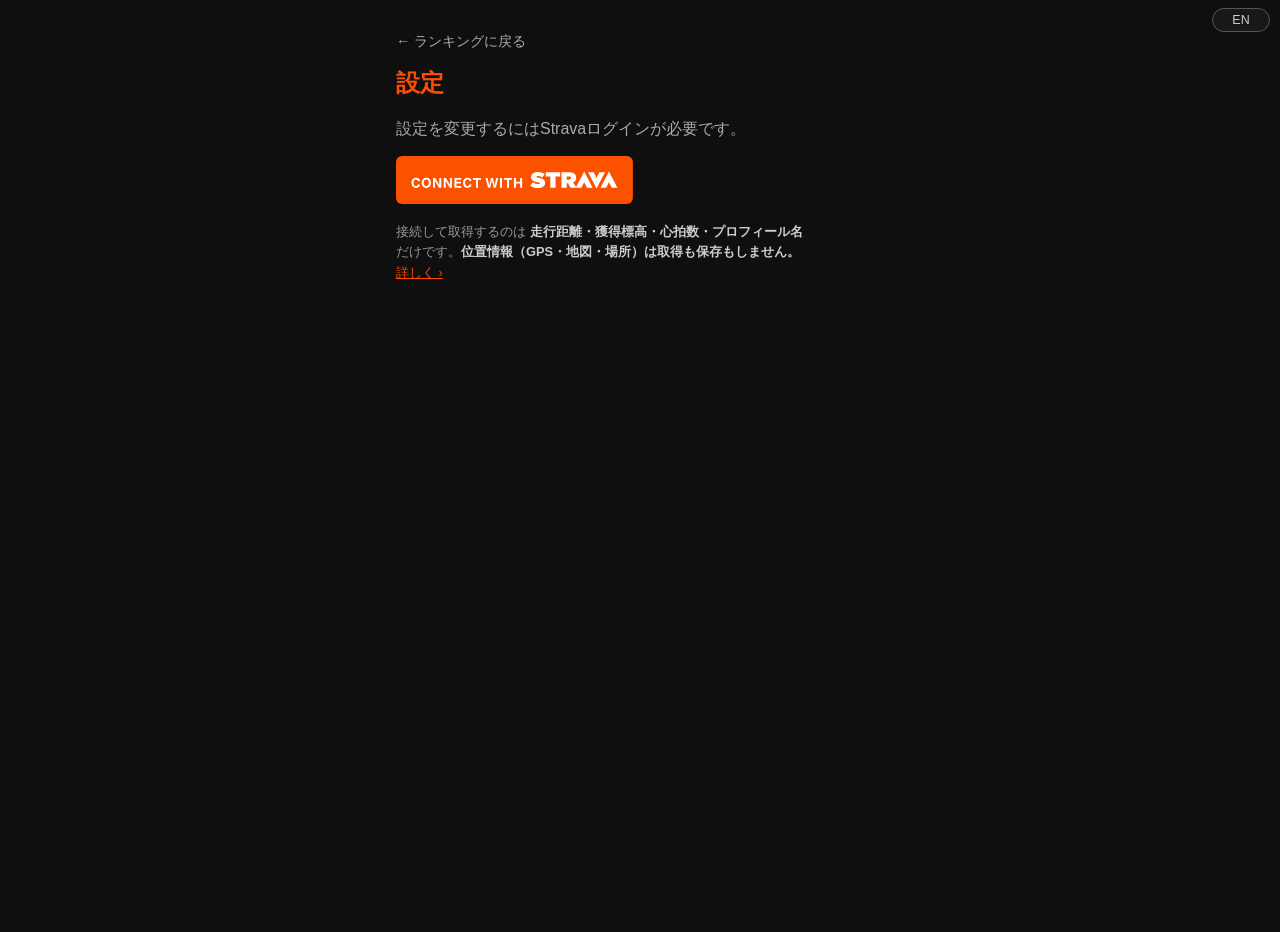
<file: settings.html>
<!DOCTYPE html>
<html lang="ja">
<head>
  <meta charset="UTF-8">
  <meta name="viewport" content="width=device-width, initial-scale=1.0">
  <title>設定 - Liberty Team Ranking</title>
  <link rel="icon" type="image/svg+xml" href="img/favicon.svg">
  <link rel="icon" type="image/png" sizes="32x32" href="img/favicon-32.png">
  <link rel="apple-touch-icon" href="img/apple-touch-icon.png">
  <link rel="stylesheet" href="style.css">
</head>
<body>
  <button id="langToggle" class="lang-toggle">EN</button>
  <div class="settings-container">
    <button class="back-btn" onclick="history.back()" data-i18n="back">← ランキングに戻る</button>
    <h2 data-i18n="title">設定</h2>

    <div id="alertBox" style="display:none"></div>

    <div id="loginRequired" style="display:none">
      <p style="margin-bottom:16px;color:#aaa" data-i18n="loginReq">設定を変更するにはStravaログインが必要です。</p>
      <button id="loginBtn" class="strava-connect-btn" aria-label="Connect with Strava"><img src="img/btn_strava_connect_with_orange.svg" alt="Connect with Strava"></button>
      <p class="privacy-note privacy-note-dark" data-i18n="loginNote">接続して取得するのは <b>走行距離・獲得標高・心拍数・プロフィール名</b> だけです。<b>位置情報（GPS・地図・場所）は取得も保存もしません。</b> <a href="privacy.html">詳しく ›</a></p>
    </div>

    <form id="settingsForm" style="display:none">
      <p class="section-title" data-i18n="sec.profile">プロフィール</p>

      <div class="form-group">
        <label data-i18n="lbl.nickname">ニックネーム <span style="color:#fc4c02">*</span></label>
        <input type="text" id="nickname" maxlength="30" data-i18n-ph="ph.nickname" placeholder="ランキングに表示される名前" required>
      </div>

      <div class="toggle-row">
        <span class="toggle-label" data-i18n="tgl.stravaName">Stravaアカウント名を表示する</span>
        <label class="toggle">
          <input type="checkbox" id="displayStravaName">
          <span class="toggle-slider"></span>
        </label>
      </div>

      <div class="form-group" style="margin-top:16px">
        <label data-i18n="lbl.team">チーム</label>
        <select id="team">
          <option value="" data-i18n="opt.select">選択してください</option>
          <option value="3SHINE">3SHINE</option>
          <option value="SKY3.5">SKY3.5</option>
          <option value="Be4">Be4</option>
          <option value="元リバティー">元リバティー</option>
          <option value="リバティースタッフ">リバティースタッフ</option>
        </select>
      </div>

      <div class="form-group">
        <label data-i18n="lbl.race">参加予定レース</label>
        <input type="text" id="race" maxlength="100" data-i18n-ph="ph.race" placeholder="例: 富士登山競走、UTMF">
      </div>

      <div class="form-group">
        <label data-i18n="lbl.full">フルマラソンベスト</label>
        <input type="text" id="fullMarathon" maxlength="20" data-i18n-ph="ph.full" placeholder="例: 3:25:30">
      </div>

      <div class="form-group">
        <label data-i18n="lbl.half">ハーフマラソンベスト</label>
        <input type="text" id="halfMarathon" maxlength="20" data-i18n-ph="ph.half" placeholder="例: 1:35:00">
      </div>

      <div class="form-group">
        <label data-i18n="lbl.comment">コメント</label>
        <textarea id="comment" maxlength="200" data-i18n-ph="ph.comment" placeholder="一言コメント"></textarea>
      </div>

      <p class="section-title" data-i18n="sec.hr">心拍ゾーン設定</p>
      <p style="font-size:0.8rem;color:#666;margin-bottom:12px" data-i18n="hr.note">各ゾーンの下限の心拍数（bpm）を入力すると、その値で色分けします。ガーミン等の時計の設定に合わせると、普段見ている数字と一致します。空欄の場合はStravaの設定を使います。変更したら下の「Stravaデータを再取得」を押すと過去のグラフにも反映されます。</p>

      <div class="form-group">
        <label data-i18n="lbl.z2">ゾーン2の下限（これ未満がゾーン1）</label>
        <input type="number" id="hrZ2Min" min="0" max="250" data-i18n-ph="ph.z2" placeholder="例: 117">
      </div>
      <div class="form-group">
        <label data-i18n="lbl.z3">ゾーン3の下限</label>
        <input type="number" id="hrZ3Min" min="0" max="250" data-i18n-ph="ph.z3" placeholder="例: 146">
      </div>
      <div class="form-group">
        <label data-i18n="lbl.z4">ゾーン4の下限</label>
        <input type="number" id="hrZ4Min" min="0" max="250" data-i18n-ph="ph.z4" placeholder="例: 160">
      </div>
      <div class="form-group">
        <label data-i18n="lbl.z5">ゾーン5の下限</label>
        <input type="number" id="hrZ5Min" min="0" max="250" data-i18n-ph="ph.z5" placeholder="例: 175">
      </div>

      <p class="section-title" data-i18n="sec.privacy">プライバシー設定</p>
      <p style="font-size:0.8rem;color:#666;margin-bottom:12px" data-i18n="privacy.note">OFFにするとランキングで非公開表示になります</p>

      <div class="toggle-row">
        <span class="toggle-label" data-i18n="tgl.distance">月間距離を公開する</span>
        <label class="toggle">
          <input type="checkbox" id="privacyDistance" checked>
          <span class="toggle-slider"></span>
        </label>
      </div>

      <div class="toggle-row">
        <span class="toggle-label" data-i18n="tgl.hr">心拍データを公開する</span>
        <label class="toggle">
          <input type="checkbox" id="privacyHeartrate" checked>
          <span class="toggle-slider"></span>
        </label>
      </div>
      <p style="font-size:0.78rem;color:#666;margin:-2px 0 10px" data-i18n="tgl.hr.note">ONにすると、ランキングの「心拍負荷」の数値と、詳細グラフの心拍ゾーン色分け（各ゾーンの滞在割合）が他のメンバーに表示されます。正確な心拍数(bpm)は表示されません。OFFにすると数値も色分けもすべて非公開になります。</p>

      <div class="toggle-row">
        <span class="toggle-label" data-i18n="tgl.detail">詳細ページを公開する</span>
        <label class="toggle">
          <input type="checkbox" id="privacyDetail" checked>
          <span class="toggle-slider"></span>
        </label>
      </div>

      <div class="toggle-row">
        <span class="toggle-label" data-i18n="tgl.full">フルマラソンベストを公開する</span>
        <label class="toggle">
          <input type="checkbox" id="privacyFullMarathon" checked>
          <span class="toggle-slider"></span>
        </label>
      </div>

      <div class="toggle-row">
        <span class="toggle-label" data-i18n="tgl.half">ハーフマラソンベストを公開する</span>
        <label class="toggle">
          <input type="checkbox" id="privacyHalfMarathon" checked>
          <span class="toggle-slider"></span>
        </label>
      </div>

      <div class="toggle-row">
        <span class="toggle-label" data-i18n="tgl.drills">推定WS・坂道ダッシュ回数を公開する</span>
        <label class="toggle">
          <input type="checkbox" id="privacyDrills" checked>
          <span class="toggle-slider"></span>
        </label>
      </div>

      <p class="section-title" data-i18n="sec.admin">管理者用</p>
      <div class="form-group">
        <label data-i18n="lbl.adminKey">管理者キー</label>
        <input type="password" id="adminSecret">
      </div>

      <button type="submit" class="save-btn" data-i18n="btn.save">保存する</button>
    </form>

    <div id="snsDisplaySection" style="display:none;margin-top:28px">
      <p class="section-title" data-i18n="sec.sns">SNS共有用の表示（この端末だけ）</p>
      <p style="font-size:0.78rem;color:#666;margin-bottom:10px" data-i18n="sns.note">SNSに載せるときに、ランキングや掲示板の<b>全員の名前</b>を隠せます。これは<b>この端末の見え方だけ</b>を変える設定で、他のメンバーや保存データには影響しません。</p>
      <div class="toggle-row">
        <span class="toggle-label" data-i18n="tgl.hideAll">全員の名前を隠す</span>
        <label class="toggle">
          <input type="checkbox" id="hideNames">
          <span class="toggle-slider"></span>
        </label>
      </div>
      <div class="toggle-row">
        <span class="toggle-label" data-i18n="tgl.showSelf">そのとき自分の名前は表示する</span>
        <label class="toggle">
          <input type="checkbox" id="hideNamesSelf">
          <span class="toggle-slider"></span>
        </label>
      </div>
    </div>

    <div id="resyncSection" style="display:none;margin-top:28px">
      <p class="section-title" data-i18n="sec.refresh">データ更新</p>
      <p style="font-size:0.8rem;color:#666;margin-bottom:12px" data-i18n="refresh.note">Stravaから走行データと心拍ゾーンを再取得します。心拍ゾーンの色分けは直近の月から順番に反映されます（一度に約4ヶ月分）。色がまだ付いていない月がある場合は、時間を置いて数回押してください。</p>
      <button type="button" class="save-btn" id="resyncBtn" style="background:#444" data-i18n="btn.resync">Stravaデータを再取得</button>
    </div>

    <div id="logoutSection" style="display:none;margin-top:28px">
      <p class="section-title" data-i18n="sec.account">アカウント</p>
      <button type="button" class="logout-btn" id="logoutBtn" data-i18n="btn.logout">ログアウト</button>
      <p style="font-size:0.75rem;color:#666;margin-top:8px" data-i18n="logout.note">ログイン画面（Connect with Stravaボタン）を確認したいときに使います。合言葉の再入力は不要です。</p>
    </div>

    <div id="withdrawSection" style="display:none;margin-top:36px;border-top:1px solid #2a2a2a;padding-top:20px">
      <p class="section-title" style="color:#f57d7d" data-i18n="sec.withdraw">退会</p>
      <p style="font-size:0.78rem;color:#888;margin-bottom:10px" data-i18n="withdraw.note">あなたに関するデータ（プロフィール・記録・投稿・リアクション・投票など）をサーバーから<b>完全に削除</b>し、<b>Stravaとの連携も自動で解除</b>します。他のメンバーのデータには影響しません。再度利用するには、もう一度Stravaと接続してデータを取得し直す必要があります。</p>
      <button type="button" class="withdraw-btn" id="withdrawBtn" data-i18n="btn.withdraw">退会して自分のデータを削除する</button>
    </div>
  </div>

  <script>
    const API_BASE = window.location.hostname === 'localhost'
      ? 'http://localhost:3000'
      : 'https://team-ranking-backend.onrender.com';

    // ===== アクセストークン認証 =====
    // API呼び出しに合言葉トークンを自動付与。401（未認証）ならトップへ戻して
    // 合言葉の再入力を促す（設定ページには合言葉ゲートが無いため index.html に誘導）。
    const _origFetch = window.fetch.bind(window);
    window.fetch = function (url, opts) {
      const u = typeof url === 'string' ? url : (url && url.url) || '';
      if (typeof u === 'string' && u.indexOf(API_BASE) === 0) {
        const tok = localStorage.getItem('access_token');
        opts = Object.assign({}, opts);
        if (tok) opts.headers = Object.assign({}, opts.headers, { 'X-Access-Token': tok });
        return _origFetch(url, opts).then(res => {
          if (res.status === 401) {
            localStorage.removeItem('access_granted');
            localStorage.removeItem('access_token');
            window.location.href = 'index.html';
          }
          return res;
        });
      }
      return _origFetch(url, opts);
    };

    // ===== 多言語（日本語はHTML初期テキスト、英語は辞書） =====
    let lang = localStorage.getItem('lang') || 'ja';
    const EN = {
      'back': '← Back to ranking',
      'title': 'Settings',
      'loginReq': 'You need to connect with Strava to change settings.',
      'loginNote': 'We only read your <b>distance, elevation gain, heart rate, and profile name</b>. <b>We never collect or store location data (GPS, maps, places).</b> <a href="privacy.html">Learn more ›</a>',
      'sec.profile': 'Profile',
      'lbl.nickname': 'Nickname <span style="color:#fc4c02">*</span>',
      'ph.nickname': 'Name shown in the ranking',
      'tgl.stravaName': 'Show Strava account name',
      'lbl.team': 'Team',
      'opt.select': 'Select...',
      'lbl.race': 'Upcoming races',
      'ph.race': 'e.g. Mt. Fuji Race, UTMF',
      'lbl.full': 'Full marathon PB',
      'lbl.half': 'Half marathon PB',
      'lbl.comment': 'Comment',
      'ph.comment': 'A short comment',
      'ph.full': 'e.g. 3:25:30',
      'ph.half': 'e.g. 1:35:00',
      'ph.z2': 'e.g. 117',
      'ph.z3': 'e.g. 146',
      'ph.z4': 'e.g. 160',
      'ph.z5': 'e.g. 175',
      'sec.hr': 'Heart rate zones',
      'hr.note': 'Enter the lower heart rate (bpm) for each zone to color-code by those values. Matching your watch (e.g. Garmin) keeps the numbers familiar. Leave blank to use Strava’s settings. After changing, press “Re-fetch Strava data” below to apply to past charts.',
      'lbl.z2': 'Zone 2 lower bound (below this = Zone 1)',
      'lbl.z3': 'Zone 3 lower bound',
      'lbl.z4': 'Zone 4 lower bound',
      'lbl.z5': 'Zone 5 lower bound',
      'sec.privacy': 'Privacy',
      'privacy.note': 'Turning a switch off hides that item in the ranking.',
      'tgl.distance': 'Show monthly distance',
      'tgl.hr': 'Show heart-rate data',
      'tgl.hr.note': 'When on, your “HR load” value and the heart-rate zone colors in the detail chart (time spent in each zone) are visible to other members. Exact bpm is never shown. When off, both are hidden.',
      'tgl.detail': 'Show detail page',
      'tgl.full': 'Show full marathon PB',
      'tgl.half': 'Show half marathon PB',
      'tgl.drills': 'Show estimated wind-sprint / hill-dash counts',
      'sec.sns': 'Display for sharing (this device only)',
      'sns.note': 'When posting to social media, you can hide <b>everyone’s names</b> in the ranking and board. This only changes <b>how this device displays</b> — it does not affect other members or saved data.',
      'tgl.hideAll': 'Hide everyone’s names',
      'tgl.showSelf': 'But show my own name',
      'sec.admin': 'Admin',
      'lbl.adminKey': 'Admin key',
      'btn.save': 'Save',
      'sec.refresh': 'Data refresh',
      'refresh.note': 'Re-fetch your activity data and heart-rate zones from Strava. Zone colors apply from the most recent months first (about 4 months at a time). If some months still have no color, wait a while and press again a few times.',
      'btn.resync': 'Re-fetch Strava data',
      'sec.account': 'Account',
      'btn.logout': 'Log out',
      'logout.note': 'Use this to check the login screen (Connect with Strava button). No passcode re-entry needed.',
      'sec.withdraw': 'Leave / delete account',
      'withdraw.note': 'Permanently <b>delete all your data</b> (profile, records, posts, reactions, polls) from the server and <b>automatically revoke the Strava connection</b>. This does not affect other members. To use the app again, you’ll need to reconnect with Strava and re-fetch your data.',
      'btn.withdraw': 'Leave and delete my data'
    };
    // 動的に表示する文言（保存結果・再取得中など）
    const DYN = {
      ja: {
        saved: '✓ 設定を保存しました', saveFail: '保存に失敗しました',
        resyncing: '取得中...（最大1〜2分かかります）', resyncBtn: 'Stravaデータを再取得',
        resyncOk: '✓ データを再取得しました（心拍ゾーンは直近の月から順次反映されます）',
        resyncFail: '再取得に失敗しました。少し時間を置いて再度お試しください。',
        netErr: '通信エラーが発生しました。', logoutConfirm: 'ログアウトしますか？（合言葉の再入力は不要です）',
        withdrawConfirm1: '退会すると、あなたに関するデータをサーバーから完全に削除し、Stravaとの連携も解除します。続けますか？',
        withdrawConfirm2: '最終確認です。退会してよろしいですか？（再度利用するには、もう一度Stravaと接続してデータを取得し直す必要があります）',
        withdrawDone: '削除が完了しました。あなたに関するすべてのデータをサーバーから完全に削除し、Stravaとの連携を解除しました。',
        withdrawFail: '退会の処理に失敗しました。少し時間を置いて再度お試しください。'
      },
      en: {
        saved: '✓ Settings saved', saveFail: 'Failed to save',
        resyncing: 'Fetching... (up to 1–2 min)', resyncBtn: 'Re-fetch Strava data',
        resyncOk: '✓ Data re-fetched (zone colors apply from the most recent months first)',
        resyncFail: 'Re-fetch failed. Please wait a bit and try again.',
        netErr: 'A network error occurred.', logoutConfirm: 'Log out? (No passcode re-entry needed.)',
        withdrawConfirm1: 'Leaving will permanently delete all your data from the server and revoke the Strava connection. Continue?',
        withdrawConfirm2: 'Final check: leave for sure? (To use the app again, you’ll need to reconnect with Strava and re-fetch your data.)',
        withdrawDone: 'Deletion complete. All your data has been permanently deleted from our server, and your Strava connection has been revoked.',
        withdrawFail: 'Failed to process. Please wait a bit and try again.'
      }
    };
    function d(key) { return (DYN[lang] || DYN.ja)[key]; }
    const jaDefault = {}, jaPh = {};
    document.querySelectorAll('[data-i18n]').forEach(el => { jaDefault[el.dataset.i18n] = el.innerHTML; });
    document.querySelectorAll('[data-i18n-ph]').forEach(el => { jaPh[el.dataset.i18nPh] = el.placeholder; });
    function applyLang() {
      document.documentElement.lang = lang;
      document.querySelectorAll('[data-i18n]').forEach(el => {
        const k = el.dataset.i18n;
        el.innerHTML = lang === 'ja' ? (jaDefault[k] ?? el.innerHTML) : (EN[k] ?? jaDefault[k] ?? el.innerHTML);
      });
      document.querySelectorAll('[data-i18n-ph]').forEach(el => {
        const k = el.dataset.i18nPh;
        el.placeholder = lang === 'ja' ? (jaPh[k] ?? el.placeholder) : (EN[k] ?? jaPh[k] ?? el.placeholder);
      });
      document.getElementById('langToggle').textContent = lang === 'ja' ? 'EN' : '日本語';
    }
    document.getElementById('langToggle').addEventListener('click', () => {
      lang = lang === 'ja' ? 'en' : 'ja';
      localStorage.setItem('lang', lang);
      applyLang();
    });
    applyLang();

    // SNS共有用の表示モード（localStorage・この端末のみ・DBには保存しない）
    const hideNamesEl = document.getElementById('hideNames');
    const hideNamesSelfEl = document.getElementById('hideNamesSelf');
    if (hideNamesEl && hideNamesSelfEl) {
      hideNamesEl.checked = localStorage.getItem('hide_names') === '1';
      hideNamesSelfEl.checked = localStorage.getItem('hide_names_self') === '1';
      hideNamesSelfEl.disabled = !hideNamesEl.checked;
      hideNamesEl.addEventListener('change', () => {
        localStorage.setItem('hide_names', hideNamesEl.checked ? '1' : '0');
        hideNamesSelfEl.disabled = !hideNamesEl.checked;
      });
      hideNamesSelfEl.addEventListener('change', () => {
        localStorage.setItem('hide_names_self', hideNamesSelfEl.checked ? '1' : '0');
      });
    }

    const userId = localStorage.getItem('userId');

    if (!userId) {
      document.getElementById('loginRequired').style.display = 'block';
      document.getElementById('loginBtn').onclick = () => {
        window.location.href = `${API_BASE}/auth/strava`;
      };
    } else {
      loadSettings();
    }

    async function loadSettings() {
      const res = await fetch(`${API_BASE}/api/settings/${userId}`).catch(() => null);
      if (!res || !res.ok) {
        document.getElementById('loginRequired').style.display = 'block';
        return;
      }
      const data = await res.json();
      document.getElementById('settingsForm').style.display = 'block';
      document.getElementById('snsDisplaySection').style.display = 'block';
      document.getElementById('resyncSection').style.display = 'block';
      document.getElementById('logoutSection').style.display = 'block';
      document.getElementById('withdrawSection').style.display = 'block';
      document.getElementById('nickname').value = data.nickname || '';
      document.getElementById('displayStravaName').checked = !!data.display_strava_name;
      document.getElementById('team').value = data.team || '';
      document.getElementById('race').value = data.race || '';
      document.getElementById('fullMarathon').value = data.full_marathon_best || '';
      document.getElementById('halfMarathon').value = data.half_marathon_best || '';
      document.getElementById('comment').value = data.comment || '';
      document.getElementById('privacyDistance').checked = data.privacy_distance !== false;
      document.getElementById('privacyHeartrate').checked = data.privacy_heartrate !== false;
      document.getElementById('privacyDetail').checked = data.privacy_detail !== false;
      document.getElementById('privacyFullMarathon').checked = data.privacy_full_marathon !== false;
      document.getElementById('privacyHalfMarathon').checked = data.privacy_half_marathon !== false;
      document.getElementById('privacyDrills').checked = data.privacy_drills !== false;
      document.getElementById('hrZ2Min').value = data.hr_z2_min ?? '';
      document.getElementById('hrZ3Min').value = data.hr_z3_min ?? '';
      document.getElementById('hrZ4Min').value = data.hr_z4_min ?? '';
      document.getElementById('hrZ5Min').value = data.hr_z5_min ?? '';
      document.getElementById('adminSecret').value = localStorage.getItem('admin_secret') || '';
    }

    document.getElementById('settingsForm').addEventListener('submit', async (e) => {
      e.preventDefault();
      const adminKey = document.getElementById('adminSecret').value.trim();
      if (adminKey) localStorage.setItem('admin_secret', adminKey);
      else localStorage.removeItem('admin_secret');
      const body = {
        nickname: document.getElementById('nickname').value,
        display_strava_name: document.getElementById('displayStravaName').checked,
        team: document.getElementById('team').value,
        race: document.getElementById('race').value,
        full_marathon_best: document.getElementById('fullMarathon').value,
        half_marathon_best: document.getElementById('halfMarathon').value,
        comment: document.getElementById('comment').value,
        privacy_distance: document.getElementById('privacyDistance').checked,
        privacy_heartrate: document.getElementById('privacyHeartrate').checked,
        privacy_detail: document.getElementById('privacyDetail').checked,
        privacy_full_marathon: document.getElementById('privacyFullMarathon').checked,
        privacy_half_marathon: document.getElementById('privacyHalfMarathon').checked,
        privacy_drills: document.getElementById('privacyDrills').checked,
        hr_z2_min: document.getElementById('hrZ2Min').value ? Number(document.getElementById('hrZ2Min').value) : null,
        hr_z3_min: document.getElementById('hrZ3Min').value ? Number(document.getElementById('hrZ3Min').value) : null,
        hr_z4_min: document.getElementById('hrZ4Min').value ? Number(document.getElementById('hrZ4Min').value) : null,
        hr_z5_min: document.getElementById('hrZ5Min').value ? Number(document.getElementById('hrZ5Min').value) : null,
      };

      const res = await fetch(`${API_BASE}/api/settings/${userId}`, {
        method: 'PUT',
        headers: { 'Content-Type': 'application/json' },
        body: JSON.stringify(body)
      });

      const alertBox = document.getElementById('alertBox');
      alertBox.style.display = 'block';
      if (res.ok) {
        alertBox.className = 'alert alert-success';
        alertBox.textContent = d('saved');
        setTimeout(() => { window.location.href = 'index.html'; }, 1200);
      } else {
        const err = await res.json();
        alertBox.className = 'alert alert-error';
        alertBox.textContent = err.error || d('saveFail');
      }
    });

    // Stravaデータ再取得
    const resyncBtn = document.getElementById('resyncBtn');
    if (resyncBtn) {
      resyncBtn.addEventListener('click', async () => {
        const alertBox = document.getElementById('alertBox');
        resyncBtn.disabled = true;
        resyncBtn.textContent = d('resyncing');
        try {
          const r = await fetch(`${API_BASE}/api/sync/${userId}`, { method: 'POST' });
          alertBox.style.display = 'block';
          if (r.ok) {
            alertBox.className = 'alert alert-success';
            alertBox.textContent = d('resyncOk');
          } else {
            alertBox.className = 'alert alert-error';
            alertBox.textContent = d('resyncFail');
          }
        } catch (e) {
          alertBox.style.display = 'block';
          alertBox.className = 'alert alert-error';
          alertBox.textContent = d('netErr');
        }
        resyncBtn.disabled = false;
        resyncBtn.textContent = d('resyncBtn');
      });
    }

    // ログアウト（ログイン状態だけ解除。合言葉は保持）
    const logoutBtn = document.getElementById('logoutBtn');
    if (logoutBtn) {
      logoutBtn.addEventListener('click', () => {
        if (!confirm(d('logoutConfirm'))) return;
        localStorage.removeItem('userId');
        localStorage.removeItem('admin_secret');
        window.location.href = 'index.html';
      });
    }

    // 退会（自分のデータを完全削除＋Strava連携解除）
    const withdrawBtn = document.getElementById('withdrawBtn');
    if (withdrawBtn) {
      withdrawBtn.addEventListener('click', async () => {
        if (!userId) return;
        if (!confirm(d('withdrawConfirm1'))) return;
        if (!confirm(d('withdrawConfirm2'))) return;
        withdrawBtn.disabled = true;
        try {
          const r = await fetch(`${API_BASE}/api/account/${userId}`, { method: 'DELETE' });
          if (r.ok) {
            localStorage.removeItem('userId');
            localStorage.removeItem('admin_secret');
            alert(d('withdrawDone'));
            window.location.href = 'index.html';
          } else {
            alert(d('withdrawFail'));
            withdrawBtn.disabled = false;
          }
        } catch (e) {
          alert(d('withdrawFail'));
          withdrawBtn.disabled = false;
        }
      });
    }
  </script>
</body>
</html>
</file>
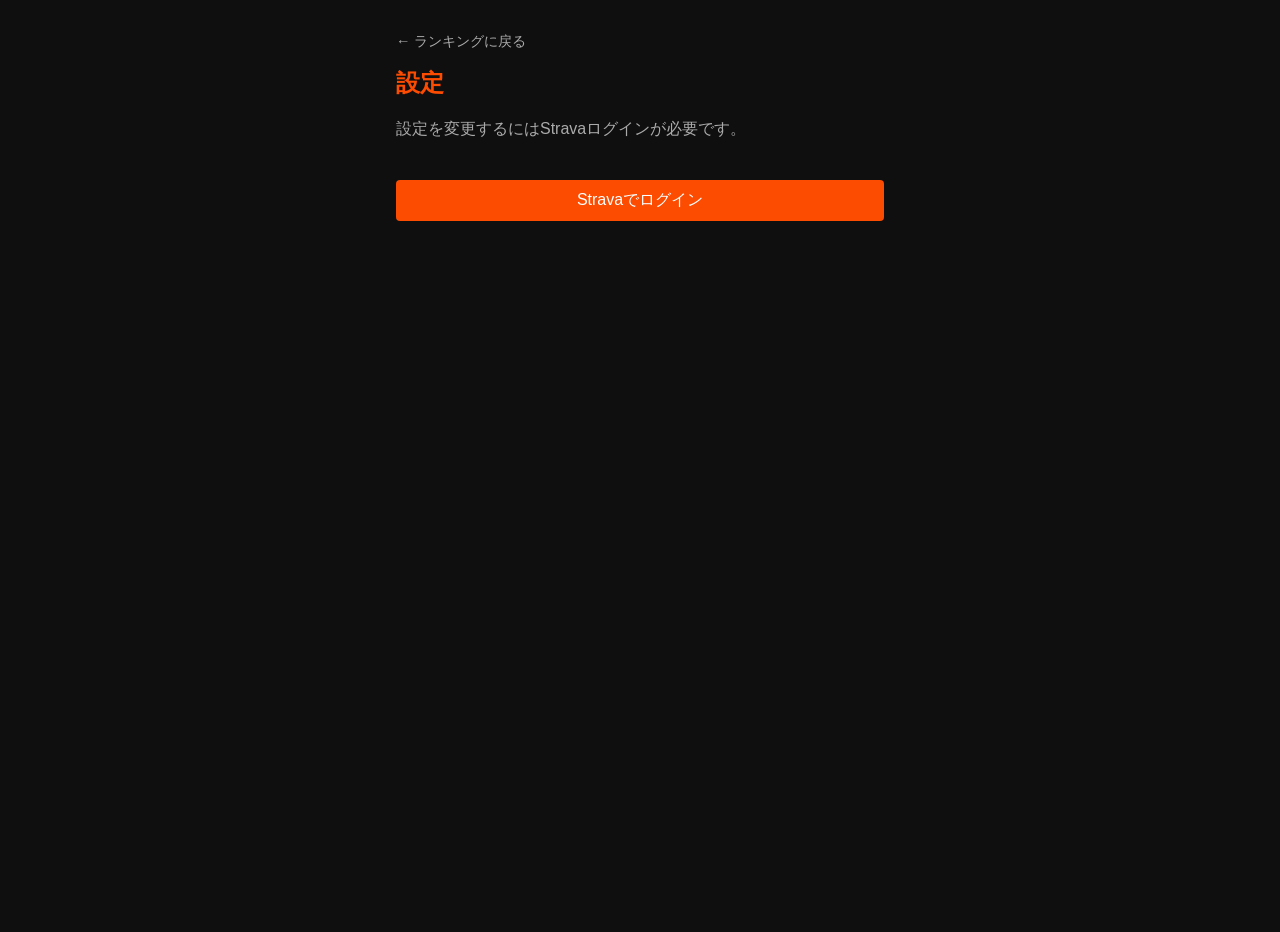
<file: frontend/settings.html>
<!DOCTYPE html>
<html lang="ja">
<head>
  <meta charset="UTF-8">
  <meta name="viewport" content="width=device-width, initial-scale=1.0">
  <title>設定 - チームランキング</title>
  <link rel="stylesheet" href="style.css">
</head>
<body>
  <div class="settings-container">
    <button class="back-btn" onclick="history.back()">← ランキングに戻る</button>
    <h2>設定</h2>

    <div id="alertBox" style="display:none"></div>

    <div id="loginRequired" style="display:none">
      <p style="margin-bottom:16px;color:#aaa">設定を変更するにはStravaログインが必要です。</p>
      <button class="save-btn" id="loginBtn">Stravaでログイン</button>
    </div>

    <form id="settingsForm" style="display:none">
      <p class="section-title">プロフィール</p>

      <div class="form-group">
        <label>ニックネーム <span style="color:#fc4c02">*</span></label>
        <input type="text" id="nickname" maxlength="30" placeholder="ランキングに表示される名前" required>
      </div>

      <div class="toggle-row">
        <span class="toggle-label">Stravaアカウント名を表示する</span>
        <label class="toggle">
          <input type="checkbox" id="displayStravaName">
          <span class="toggle-slider"></span>
        </label>
      </div>

      <div class="form-group" style="margin-top:16px">
        <label>チーム</label>
        <select id="team">
          <option value="">選択してください</option>
          <option value="3SHINE">3SHINE</option>
          <option value="SKY3.5">SKY3.5</option>
          <option value="Be4">Be4</option>
          <option value="元リバティー">元リバティー</option>
          <option value="リバティースタッフ">リバティースタッフ</option>
        </select>
      </div>

      <div class="form-group">
        <label>参加レース</label>
        <input type="text" id="race" maxlength="100" placeholder="例: 富士登山競走、UTMF">
      </div>

      <div class="form-group">
        <label>コメント</label>
        <textarea id="comment" maxlength="200" placeholder="一言コメント"></textarea>
      </div>

      <p class="section-title">プライバシー設定</p>
      <p style="font-size:0.8rem;color:#666;margin-bottom:12px">OFFにするとランキングで非公開表示になります</p>

      <div class="toggle-row">
        <span class="toggle-label">月間距離を公開する</span>
        <label class="toggle">
          <input type="checkbox" id="privacyDistance" checked>
          <span class="toggle-slider"></span>
        </label>
      </div>

      <div class="toggle-row">
        <span class="toggle-label">心拍ゾーンを公開する</span>
        <label class="toggle">
          <input type="checkbox" id="privacyHeartrate" checked>
          <span class="toggle-slider"></span>
        </label>
      </div>

      <div class="toggle-row">
        <span class="toggle-label">Relative Effortを公開する</span>
        <label class="toggle">
          <input type="checkbox" id="privacyRe" checked>
          <span class="toggle-slider"></span>
        </label>
      </div>

      <div class="toggle-row">
        <span class="toggle-label">詳細ページを公開する</span>
        <label class="toggle">
          <input type="checkbox" id="privacyDetail" checked>
          <span class="toggle-slider"></span>
        </label>
      </div>

      <button type="submit" class="save-btn">保存する</button>
    </form>
  </div>

  <script>
    const API_BASE = window.location.hostname === 'localhost'
      ? 'http://localhost:3000'
      : 'https://team-ranking-backend.onrender.com';

    const userId = localStorage.getItem('userId');

    if (!userId) {
      document.getElementById('loginRequired').style.display = 'block';
      document.getElementById('loginBtn').onclick = () => {
        window.location.href = `${API_BASE}/auth/strava`;
      };
    } else {
      loadSettings();
    }

    async function loadSettings() {
      const res = await fetch(`${API_BASE}/api/settings/${userId}`).catch(() => null);
      if (!res || !res.ok) {
        document.getElementById('loginRequired').style.display = 'block';
        return;
      }
      const data = await res.json();
      document.getElementById('settingsForm').style.display = 'block';
      document.getElementById('nickname').value = data.nickname || '';
      document.getElementById('displayStravaName').checked = !!data.display_strava_name;
      document.getElementById('team').value = data.team || '';
      document.getElementById('race').value = data.race || '';
      document.getElementById('comment').value = data.comment || '';
      document.getElementById('privacyDistance').checked = data.privacy_distance !== false;
      document.getElementById('privacyHeartrate').checked = data.privacy_heartrate !== false;
      document.getElementById('privacyRe').checked = data.privacy_re !== false;
      document.getElementById('privacyDetail').checked = data.privacy_detail !== false;
    }

    document.getElementById('settingsForm').addEventListener('submit', async (e) => {
      e.preventDefault();
      const body = {
        nickname: document.getElementById('nickname').value,
        display_strava_name: document.getElementById('displayStravaName').checked,
        team: document.getElementById('team').value,
        race: document.getElementById('race').value,
        comment: document.getElementById('comment').value,
        privacy_distance: document.getElementById('privacyDistance').checked,
        privacy_heartrate: document.getElementById('privacyHeartrate').checked,
        privacy_re: document.getElementById('privacyRe').checked,
        privacy_detail: document.getElementById('privacyDetail').checked,
      };

      const res = await fetch(`${API_BASE}/api/settings/${userId}`, {
        method: 'PUT',
        headers: { 'Content-Type': 'application/json' },
        body: JSON.stringify(body)
      });

      const alertBox = document.getElementById('alertBox');
      alertBox.style.display = 'block';
      if (res.ok) {
        alertBox.className = 'alert alert-success';
        alertBox.textContent = '✓ 設定を保存しました';
        setTimeout(() => { window.location.href = 'index.html'; }, 1200);
      } else {
        const err = await res.json();
        alertBox.className = 'alert alert-error';
        alertBox.textContent = err.error || '保存に失敗しました';
      }
    });
  </script>
</body>
</html>
</file>
<file: style.css>
* { box-sizing: border-box; margin: 0; padding: 0; }

body {
  font-family: -apple-system, BlinkMacSystemFont, 'Segoe UI', sans-serif;
  background: #0f0f0f;
  color: #e0e0e0;
  min-height: 100vh;
}

header {
  background: #1a1a1a;
  padding: 12px 20px;
  display: flex;
  align-items: center;
  gap: 16px;
  flex-wrap: wrap;
  border-bottom: 1px solid #333;
}

header h1 {
  font-size: 1.3rem;
  color: #fc4c02;
  white-space: nowrap;
}

header h1.site-logo {
  margin: 0;
  line-height: 0;
}

.hdr-break { display: none; }

header h1.site-logo img {
  height: 56px;
  width: auto;
  display: block;
}

.header-controls {
  display: flex;
  align-items: center;
  gap: 12px;
  flex-wrap: wrap;
  flex: 1;
}

.month-nav {
  display: flex;
  align-items: center;
  gap: 8px;
}

.month-nav button {
  background: #333;
  border: none;
  color: #e0e0e0;
  padding: 4px 10px;
  border-radius: 4px;
  cursor: pointer;
}

.month-nav button:hover { background: #555; }

#currentMonth {
  font-size: 0.95rem;
  min-width: 80px;
  text-align: center;
}

.team-filter {
  display: flex;
  gap: 6px;
  flex-wrap: wrap;
}

.filter-btn {
  background: #333;
  border: 1px solid #555;
  color: #aaa;
  padding: 4px 10px;
  border-radius: 20px;
  cursor: pointer;
  font-size: 0.8rem;
  transition: all 0.2s;
  white-space: nowrap;
}

.filter-btn:hover { border-color: #fc4c02; color: #fc4c02; }
.filter-btn.active { background: #fc4c02; border-color: #fc4c02; color: #fff; }

.icon-btn {
  background: none;
  border: none;
  font-size: 1.3rem;
  cursor: pointer;
  padding: 4px;
  margin-left: auto;
}

.login-banner {
  background: #1e3a2f;
  border: 1px solid #2d6a4f;
  padding: 12px 20px;
  display: flex;
  align-items: center;
  gap: 12px;
  flex-wrap: wrap;
}

.login-banner button {
  background: #fc4c02;
  border: none;
  color: white;
  padding: 6px 16px;
  border-radius: 4px;
  cursor: pointer;
  font-size: 0.9rem;
}

/* Strava公式「Connect with Strava」ボタン（改変禁止のため画像をそのまま使用） */
.strava-connect-btn,
.login-banner .strava-connect-btn {
  background: none;
  border: none;
  padding: 0;
  cursor: pointer;
  display: inline-flex;
}
.strava-connect-btn img { height: 48px; display: block; }

/* Powered by Strava 表記（データ表示ページに必須） */
.strava-attribution { display: flex; flex-direction: column; align-items: center; gap: 8px; padding: 20px 0 70px; }
.strava-attribution img { height: 24px; opacity: 0.85; }
.privacy-footer-link { color: #888; font-size: 0.75rem; text-decoration: none; }
.privacy-footer-link:hover { color: #fc4c02; }

/* 接続前に取得情報を提示する注意書き */
.privacy-note {
  width: 100%;
  font-size: 0.8rem;
  color: #b9d4c6;
  line-height: 1.6;
  margin-top: 6px;
}
.privacy-note.privacy-note-dark { color: #999; margin-top: 14px; max-width: 420px; }
.privacy-note b { color: #e6f3ec; }
.privacy-note.privacy-note-dark b { color: #ccc; }
.privacy-note a { color: #fc4c02; white-space: nowrap; }

.table-wrapper {
  overflow-x: auto;
  padding: 0;
}

table {
  width: 100%;
  border-collapse: collapse;
  font-size: 0.88rem;
}

thead th {
  background: #1a1a1a;
  padding: 10px 12px;
  text-align: left;
  border-bottom: 2px solid #333;
  white-space: nowrap;
  color: #aaa;
  font-weight: 600;
}

thead th.sortable { cursor: pointer; user-select: none; }
thead th.sortable:hover { color: #fc4c02; }
thead th.active { color: #fc4c02; }
thead th.num { text-align: center; }

tbody tr {
  border-bottom: 1px solid #222;
  transition: background 0.15s;
}

tbody tr:hover { background: #1c1c1c; }

tbody td {
  padding: 9px 12px;
  vertical-align: middle;
}

.rank { font-weight: 700; color: #aaa; width: 32px; }
.rank-1 { color: #ffd700; }
.rank-2 { color: #c0c0c0; }
.rank-3 { color: #cd7f32; }

.nickname {
  cursor: pointer;
  color: #fc4c02;
  font-weight: 600;
  white-space: nowrap;
}
.nickname:hover { text-decoration: underline; }

.team-badge {
  display: inline-block;
  padding: 2px 8px;
  border-radius: 10px;
  font-size: 0.72rem;
  font-weight: 600;
  white-space: nowrap;
}

.team-3SHINE { background: #3a3416; color: #f5e07d; }
.team-SKY35 { background: #16323a; color: #7de0f5; }
.team-Be4 { background: #3a1a30; color: #f57db5; }
.team-liberty { background: #3a2a1a; color: #f5c07d; }
.team-リバティースタッフ { background: #2a3a1a; color: #d4f57d; }

.num { text-align: center; font-variant-numeric: tabular-nums; }
.tc { text-align: center; }
.private { color: #555; font-style: italic; }

.loading { text-align: center; padding: 40px; color: #555; }

/* 詳細モーダル */
.modal-overlay {
  display: none;
  position: fixed;
  inset: 0;
  background: rgba(0,0,0,0.7);
  z-index: 100;
  align-items: center;
  justify-content: center;
}
.modal-overlay.open { display: flex; }

.modal {
  background: #1a1a1a;
  border: 1px solid #333;
  border-radius: 8px;
  padding: 24px;
  max-width: 700px;
  width: 95%;
  max-height: 85vh;
  overflow-y: auto;
}

.modal h2 { margin-bottom: 16px; }

.modal-close {
  float: right;
  background: none;
  border: none;
  color: #aaa;
  font-size: 1.4rem;
  cursor: pointer;
}

.tabs {
  display: flex;
  gap: 8px;
  margin-bottom: 16px;
}

.tab-btn {
  background: #333;
  border: none;
  color: #aaa;
  padding: 6px 16px;
  border-radius: 4px;
  cursor: pointer;
}
.tab-btn.active { background: #fc4c02; color: #fff; }

.chart-tooltip {
  display: none;
  font-size: 0.8rem;
  margin-bottom: 10px;
  padding: 8px 10px;
  background: #111;
  border: 1px solid #333;
  border-radius: 4px;
  line-height: 1.6;
}
.chart-tooltip.show { display: block; }
.chart-tooltip .tz { display: inline-block; margin-right: 10px; font-weight: 600; }

.chart-container {
  display: flex;
  flex-direction: column;
  gap: 4px;
}

.chart-row {
  display: flex;
  align-items: center;
  gap: 8px;
  font-size: 0.8rem;
}

.chart-label { width: 52px; text-align: right; color: #aaa; }

.chart-bar-wrap {
  flex: 1;
  height: 22px;
  background: #111;
  border-radius: 3px;
  overflow: hidden;
  display: flex;
}

.bar-z1 { background: #2563eb; }
.bar-z2 { background: #0ea5e9; }
.bar-z3 { background: #22c55e; }
.bar-z4 { background: #f97316; }
.bar-z5 { background: #ef4444; }

.chart-value { width: 48px; color: #aaa; font-size: 0.8rem; }

/* 設定ページ */
.settings-container {
  max-width: 520px;
  margin: 32px auto;
  padding: 0 16px;
}

.settings-container h2 {
  margin-bottom: 20px;
  color: #fc4c02;
}

.form-group {
  margin-bottom: 16px;
}

.form-group label {
  display: block;
  margin-bottom: 6px;
  color: #aaa;
  font-size: 0.9rem;
}

.form-group input[type="text"],
.form-group input[type="number"],
.form-group select,
.form-group textarea {
  width: 100%;
  background: #222;
  border: 1px solid #444;
  color: #e0e0e0;
  padding: 8px 12px;
  border-radius: 4px;
  font-size: 0.95rem;
}

.form-group textarea { min-height: 70px; resize: vertical; }

.form-group input[type="text"]:focus,
.form-group input[type="number"]:focus,
.form-group select:focus,
.form-group textarea:focus {
  outline: none;
  border-color: #fc4c02;
}

.toggle-row {
  display: flex;
  justify-content: space-between;
  align-items: center;
  padding: 10px 0;
  border-bottom: 1px solid #222;
}

.toggle-label { font-size: 0.9rem; }

.toggle {
  position: relative;
  width: 44px;
  height: 24px;
}

.toggle input { opacity: 0; width: 0; height: 0; }

.toggle-slider {
  position: absolute;
  inset: 0;
  background: #444;
  border-radius: 24px;
  cursor: pointer;
  transition: 0.2s;
}

.toggle-slider:before {
  content: '';
  position: absolute;
  left: 3px;
  top: 3px;
  width: 18px;
  height: 18px;
  background: white;
  border-radius: 50%;
  transition: 0.2s;
}

.toggle input:checked + .toggle-slider { background: #fc4c02; }
.toggle input:checked + .toggle-slider:before { transform: translateX(20px); }
.toggle input:disabled + .toggle-slider { opacity: 0.4; cursor: not-allowed; }

.section-title {
  color: #aaa;
  font-size: 0.8rem;
  text-transform: uppercase;
  letter-spacing: 0.05em;
  margin: 24px 0 8px;
}

.save-btn {
  background: #fc4c02;
  border: none;
  color: white;
  padding: 10px 32px;
  border-radius: 4px;
  cursor: pointer;
  font-size: 1rem;
  margin-top: 24px;
  width: 100%;
}

.save-btn:hover { background: #e04400; }

.back-btn {
  background: none;
  border: none;
  color: #aaa;
  cursor: pointer;
  font-size: 0.9rem;
  margin-bottom: 16px;
  padding: 0;
}
.back-btn:hover { color: #e0e0e0; }

.logout-btn {
  background: none;
  border: 1px solid #555;
  color: #aaa;
  padding: 8px 22px;
  border-radius: 4px;
  cursor: pointer;
  font-size: 0.9rem;
}
.logout-btn:hover { border-color: #f57d7d; color: #f57d7d; }

.withdraw-btn {
  background: none;
  border: 1px solid #6a2d2d;
  color: #f57d7d;
  padding: 9px 22px;
  border-radius: 4px;
  cursor: pointer;
  font-size: 0.9rem;
}
.withdraw-btn:hover { background: #3a1a1a; border-color: #f57d7d; }
.withdraw-btn:disabled { opacity: 0.5; cursor: not-allowed; }

.alert {
  padding: 10px 14px;
  border-radius: 4px;
  margin-bottom: 16px;
  font-size: 0.9rem;
}
.alert-success { background: #1e3a2f; border: 1px solid #2d6a4f; color: #7df5a0; }
.alert-error { background: #3a1a1a; border: 1px solid #6a2d2d; color: #f57d7d; }

/* チャット（ひとこと掲示板） */
/* 推定本数の「最新ラン本数」括弧（例: 6 (3)） */
.drill-latest { color: #fff; font-size: 0.85em; }

.chat-section {
  max-width: 760px;
  margin: 24px auto 60px;
  padding: 0 16px;
}
.chat-section h2 {
  font-size: 1.1rem;
  margin-bottom: 12px;
  color: #fc4c02;
}
.chat-messages {
  display: flex;
  flex-direction: column;
  gap: 8px;
  margin-top: 14px;
}
.chat-msg {
  background: #1a1a1a;
  border: 1px solid #2a2a2a;
  border-radius: 6px;
  padding: 8px 12px;
}
/* 返信（YouTube風スレッド・1階層） */
.reply-section { margin-top: 6px; }
.reply-toggle { background: none; border: none; color: #8ab4f8; font-size: 0.8rem; cursor: pointer; padding: 2px 0; }
.reply-toggle:hover { text-decoration: underline; }
.reply-caret { font-size: 0.7rem; }
.reply-area { margin: 6px 0 0 12px; border-left: 2px solid #2a2a2a; padding-left: 10px; }
.chat-msg.chat-reply { background: #141414; margin-bottom: 6px; padding: 7px 10px; }
.reply-input-row { display: flex; gap: 6px; margin-top: 6px; }
.reply-input { flex: 1; min-width: 0; background: #1a1a1a; border: 1px solid #333; border-radius: 6px; color: #eee; padding: 6px 8px; font-size: 0.85rem; }
.reply-send { background: #fc4c02; border: none; color: #fff; border-radius: 6px; padding: 6px 12px; font-size: 0.85rem; cursor: pointer; white-space: nowrap; }

.chat-msg-head { display: flex; justify-content: space-between; margin-bottom: 4px; }
.chat-left { display: inline-flex; align-items: baseline; min-width: 0; }
.chat-name { font-weight: 600; color: #fc4c02; font-size: 0.85rem; }
.chat-team { font-size: 0.72rem; font-weight: 600; margin-left: 7px; white-space: nowrap; }
.chat-time { color: #666; font-size: 0.75rem; }
.chat-msg-body { font-size: 0.9rem; color: #e0e0e0; white-space: pre-wrap; word-break: break-word; }
.chat-empty { color: #555; font-size: 0.85rem; text-align: center; padding: 16px; }
.chat-input-row { display: flex; gap: 8px; }
.chat-input-row input {
  flex: 1;
  background: #222;
  border: 1px solid #444;
  color: #e0e0e0;
  padding: 8px 12px;
  border-radius: 4px;
  font-size: 0.9rem;
}
.chat-input-row input:focus { outline: none; border-color: #fc4c02; }
.chat-input-row button {
  background: #fc4c02;
  border: none;
  color: white;
  padding: 8px 18px;
  border-radius: 4px;
  cursor: pointer;
}
.chat-login-note { color: #666; font-size: 0.85rem; }
.chat-del {
  background: none;
  border: none;
  color: #888;
  font-size: 0.7rem;
  cursor: pointer;
  margin-left: 10px;
  text-decoration: underline;
}
.chat-del:hover { color: #f57d7d; }

/* リアクション */
.reaction-bar { display: flex; gap: 6px; margin-top: 6px; flex-wrap: wrap; }
.react-btn {
  background: #222; border: 1px solid #333; color: #ccc;
  border-radius: 14px; padding: 2px 9px; font-size: 0.85rem; cursor: pointer;
  display: inline-flex; align-items: center; gap: 4px; transition: all 0.15s;
}
.react-btn:hover { border-color: #fc4c02; }
.react-btn.mine { background: #3a2418; border-color: #fc4c02; }
.react-count { font-size: 0.78rem; color: #e0e0e0; font-weight: 600; }
.react-add {
  background: #222; border: 1px solid #333; color: #888;
  border-radius: 14px; padding: 2px 10px; font-size: 0.9rem; cursor: pointer; line-height: 1.3;
}
.react-add:hover { border-color: #fc4c02; color: #fc4c02; }
.react-picker { display: flex; gap: 6px; }
.react-names { flex-basis: 100%; width: 100%; color: #aaa; font-size: 0.78rem; margin-top: 2px; }

/* 投票 */
.poll-create-btn {
  background: #222; border: 1px solid #444; color: #ccc;
  padding: 7px 14px; border-radius: 4px; cursor: pointer; font-size: 0.85rem; margin-top: 8px;
}
.poll-create-btn:hover { border-color: #fc4c02; color: #fc4c02; }
.poll-form {
  margin-top: 10px; background: #161616; border: 1px solid #2a2a2a; border-radius: 6px; padding: 12px;
  display: flex; flex-direction: column; gap: 8px;
}
.poll-form input {
  background: #222; border: 1px solid #444; color: #e0e0e0; padding: 8px 10px; border-radius: 4px; font-size: 0.9rem;
}
.poll-form input:focus { outline: none; border-color: #fc4c02; }
#pollOptions { display: flex; flex-direction: column; gap: 6px; }
.poll-form-actions { display: flex; gap: 8px; flex-wrap: wrap; }
.poll-form-actions button {
  background: #fc4c02; border: none; color: #fff; padding: 7px 14px; border-radius: 4px; cursor: pointer; font-size: 0.85rem;
}
.poll-form-actions .poll-sub-btn { background: #333; color: #ccc; }
.poll-form-actions .poll-sub-btn:hover { background: #444; }

.poll-msg { border-color: #3a2a1a; }
.poll-tag { font-size: 0.72rem; color: #fc4c02; margin-left: 7px; font-weight: 600; white-space: nowrap; }
.poll-question { font-size: 0.95rem; font-weight: 600; color: #e0e0e0; margin: 6px 0 8px; white-space: pre-wrap; word-break: break-word; }
.poll-options { display: flex; flex-direction: column; gap: 6px; }
.poll-opt {
  position: relative; background: #1f1f1f; border: 1px solid #333; border-radius: 5px;
  padding: 8px 10px; cursor: pointer; overflow: hidden; user-select: none;
}
.poll-opt:hover { border-color: #fc4c02; }
.poll-opt.voted { border-color: #fc4c02; }
.poll-opt-fill { position: absolute; left: 0; top: 0; bottom: 0; background: rgba(252,76,2,0.18); transition: width 0.3s; z-index: 0; }
.poll-opt-label { position: relative; z-index: 1; font-size: 0.9rem; }
.poll-opt-count { position: relative; z-index: 1; float: right; font-size: 0.8rem; color: #aaa; }
.poll-voters { display: none; position: relative; z-index: 1; margin-top: 6px; font-size: 0.78rem; color: #f5c07d; word-break: break-word; }
.poll-voters.show { display: block; }
.poll-hint { font-size: 0.72rem; color: #666; margin-top: 6px; }

/* スマホ対応 */
.mobile-team { display: none; }

@media (max-width: 600px) {
  header { flex-wrap: wrap; align-items: center; gap: 8px 10px; padding: 8px 10px; }
  header { gap: 6px 8px; }
  header h1 { font-size: 0.9rem; white-space: nowrap; order: 1; }
  header h1.site-logo img { height: 24px; }
  .header-controls { display: contents; }
  .month-nav { order: 2; }
  .month-nav button { padding: 3px 6px; }
  #currentMonth { font-size: 0.78rem; min-width: auto; }
  #langToggle { padding: 3px 7px; min-width: 42px; font-size: 0.72rem; }
  .hdr-break { display: block; flex-basis: 100%; width: 100%; height: 0; order: 4; }
  .team-filter { order: 5; flex: 1 1 0; min-width: 0; flex-wrap: nowrap; overflow-x: auto; padding-bottom: 4px; gap: 4px; }
  header #settingsBtn { order: 3; padding: 2px; font-size: 1rem; margin-left: 2px; margin-right: 0; flex-shrink: 0; }
  .filter-btn { flex-shrink: 0; font-size: 0.62rem; padding: 3px 7px; white-space: nowrap; }
  table { font-size: 11px; }
  thead th, tbody td { padding: 7px 3px; }
  thead th { white-space: normal; }
  thead th:nth-child(3), tbody td:nth-child(3),
  thead th:nth-child(4), tbody td:nth-child(4),
  thead th:nth-child(6), tbody td:nth-child(6),
  thead th:nth-child(7), tbody td:nth-child(7),
  thead th:nth-child(13), tbody td:nth-child(13),
  thead th:nth-child(14), tbody td:nth-child(14),
  thead th:nth-child(15), tbody td:nth-child(15) { display: none; }
  .mobile-team { display: block; margin-top: 3px; }
  .mobile-team .team-badge { font-size: 10px; padding: 1px 5px; }
  /* スマホでは推定WS/坂道の最新本数(括弧)を必ず2行目に。桁数で折返しがブレず、列が窮屈にならない */
  .drill-latest { display: block; line-height: 1.15; }
}

.detail-grid { display: grid; grid-template-columns: repeat(auto-fit, minmax(78px, 1fr)); gap: 8px; margin: 12px 0; }
.detail-grid > div { background: #222; border-radius: 6px; padding: 6px 9px; }
.detail-grid span { display: block; color: #888; font-size: 0.72rem; }
.detail-grid b { color: #e0e0e0; font-weight: 500; font-size: 0.95rem; }
.detail-row { font-size: 0.85rem; color: #bbb; margin: 5px 0; }
.detail-row span { color: #888; }
.detail-meta { margin: 4px 0 0; }

.password-gate {
  display: none;
  position: fixed;
  inset: 0;
  background: #0f0f0f;
  z-index: 200;
  align-items: center;
  justify-content: center;
  padding: 20px;
}
.password-box { text-align: center; max-width: 320px; width: 100%; }
.password-box h2 { color: #fc4c02; margin-bottom: 12px; }
.password-box > p { color: #aaa; font-size: 0.9rem; margin-bottom: 16px; }
.password-box input {
  width: 100%; background: #222; border: 1px solid #444; color: #e0e0e0;
  padding: 10px 12px; border-radius: 4px; font-size: 1rem; margin-bottom: 12px;
}
.password-box button {
  background: #fc4c02; border: none; color: white; padding: 10px 32px;
  border-radius: 4px; cursor: pointer; font-size: 1rem; width: 100%;
}
.password-error { color: #f57d7d; display: none; margin-top: 12px; font-size: 0.9rem; }

.admin-del {
  background: none;
  border: none;
  color: #f57d7d;
  font-size: 0.95rem;
  cursor: pointer;
  margin-left: 6px;
  font-weight: 500;
}
.admin-del:hover { color: #ff3333; }

/* 言語トグル（右上・固定） */
.lang-toggle {
  position: fixed; top: 8px; right: 10px; z-index: 250;
  background: rgba(26, 26, 26, 0.92); border: 1px solid #555; color: #ccc;
  padding: 4px 12px; border-radius: 14px; cursor: pointer; font-size: 0.78rem;
}
.lang-toggle:hover { border-color: #fc4c02; color: #fc4c02; }
/* 言語トグルと設定ボタンが重ならないように余白を確保 */
#settingsBtn { margin-right: 70px; }
.lang-toggle { min-width: 58px; text-align: center; }

/* 同意ゲート（初回のみ表示・接続前の同意） */
.consent-gate {
  display: none; position: fixed; inset: 0; background: #0f0f0f; z-index: 190;
  align-items: center; justify-content: center; padding: 20px; overflow-y: auto;
}
.consent-box {
  max-width: 460px; width: 100%; background: #1a1a1a; border: 1px solid #333;
  border-radius: 10px; padding: 24px;
}
.consent-box h2 { color: #fc4c02; margin-bottom: 10px; font-size: 1.2rem; }
.consent-intro { color: #ccc; font-size: 0.9rem; margin-bottom: 16px; line-height: 1.6; }
.consent-check {
  display: flex; gap: 10px; align-items: flex-start; margin-bottom: 14px;
  font-size: 0.85rem; color: #ddd; line-height: 1.55; cursor: pointer;
}
.consent-check input { margin-top: 3px; width: 18px; height: 18px; flex-shrink: 0; accent-color: #fc4c02; cursor: pointer; }
.consent-agree {
  width: 100%; background: #fc4c02; border: none; color: #fff;
  padding: 12px; border-radius: 6px; font-size: 1rem; cursor: pointer; margin-top: 4px;
}
.consent-agree:disabled { background: #444; color: #888; cursor: not-allowed; }
.consent-detail-link { text-align: center; margin-top: 12px; }
.consent-detail-link a { color: #fc4c02; font-size: 0.82rem; }

/* Strava APIレート制限の目安表示（右下・控えめ） */
.rate-limit-indicator {
  position: fixed;
  right: 10px;
  bottom: 8px;
  font-size: 0.68rem;
  color: #666;
  background: rgba(15, 15, 15, 0.7);
  padding: 2px 8px;
  border-radius: 4px;
  pointer-events: none;
  z-index: 50;
}
@media (max-width: 600px) {
  .rate-limit-indicator { font-size: 0.6rem; right: 6px; bottom: 6px; }
}
</file>
<file: frontend/style.css>
* { box-sizing: border-box; margin: 0; padding: 0; }

body {
  font-family: -apple-system, BlinkMacSystemFont, 'Segoe UI', sans-serif;
  background: #0f0f0f;
  color: #e0e0e0;
  min-height: 100vh;
}

header {
  background: #1a1a1a;
  padding: 12px 20px;
  display: flex;
  align-items: center;
  gap: 16px;
  flex-wrap: wrap;
  border-bottom: 1px solid #333;
}

header h1 {
  font-size: 1.3rem;
  color: #fc4c02;
  white-space: nowrap;
}

.header-controls {
  display: flex;
  align-items: center;
  gap: 12px;
  flex-wrap: wrap;
  flex: 1;
}

.month-nav {
  display: flex;
  align-items: center;
  gap: 8px;
}

.month-nav button {
  background: #333;
  border: none;
  color: #e0e0e0;
  padding: 4px 10px;
  border-radius: 4px;
  cursor: pointer;
}

.month-nav button:hover { background: #555; }

#currentMonth {
  font-size: 0.95rem;
  min-width: 80px;
  text-align: center;
}

.team-filter {
  display: flex;
  gap: 6px;
  flex-wrap: wrap;
}

.filter-btn {
  background: #333;
  border: 1px solid #555;
  color: #aaa;
  padding: 4px 10px;
  border-radius: 20px;
  cursor: pointer;
  font-size: 0.8rem;
  transition: all 0.2s;
}

.filter-btn:hover { border-color: #fc4c02; color: #fc4c02; }
.filter-btn.active { background: #fc4c02; border-color: #fc4c02; color: #fff; }

.icon-btn {
  background: none;
  border: none;
  font-size: 1.3rem;
  cursor: pointer;
  padding: 4px;
  margin-left: auto;
}

.login-banner {
  background: #1e3a2f;
  border: 1px solid #2d6a4f;
  padding: 12px 20px;
  display: flex;
  align-items: center;
  gap: 12px;
  flex-wrap: wrap;
}

.login-banner button {
  background: #fc4c02;
  border: none;
  color: white;
  padding: 6px 16px;
  border-radius: 4px;
  cursor: pointer;
  font-size: 0.9rem;
}

.table-wrapper {
  overflow-x: auto;
  padding: 0;
}

table {
  width: 100%;
  border-collapse: collapse;
  font-size: 0.88rem;
}

thead th {
  background: #1a1a1a;
  padding: 10px 12px;
  text-align: left;
  border-bottom: 2px solid #333;
  white-space: nowrap;
  color: #aaa;
  font-weight: 600;
}

thead th.sortable { cursor: pointer; user-select: none; }
thead th.sortable:hover { color: #fc4c02; }
thead th.active { color: #fc4c02; }

tbody tr {
  border-bottom: 1px solid #222;
  transition: background 0.15s;
}

tbody tr:hover { background: #1c1c1c; }

tbody td {
  padding: 9px 12px;
  vertical-align: middle;
}

.rank { font-weight: 700; color: #aaa; width: 32px; }
.rank-1 { color: #ffd700; }
.rank-2 { color: #c0c0c0; }
.rank-3 { color: #cd7f32; }

.nickname {
  cursor: pointer;
  color: #fc4c02;
  font-weight: 600;
}
.nickname:hover { text-decoration: underline; }

.team-badge {
  display: inline-block;
  padding: 2px 8px;
  border-radius: 10px;
  font-size: 0.75rem;
  font-weight: 600;
}

.team-3SHINE { background: #1a3a5c; color: #7dc8f5; }
.team-SKY35 { background: #1a3a2a; color: #7df5a0; }
.team-Be4 { background: #3a1a3a; color: #f57df5; }
.team-liberty { background: #3a2a1a; color: #f5c07d; }
.team-リバティースタッフ { background: #2a3a1a; color: #d4f57d; }

.num { text-align: right; font-variant-numeric: tabular-nums; }
.private { color: #555; font-style: italic; }

.loading { text-align: center; padding: 40px; color: #555; }

/* 詳細モーダル */
.modal-overlay {
  display: none;
  position: fixed;
  inset: 0;
  background: rgba(0,0,0,0.7);
  z-index: 100;
  align-items: center;
  justify-content: center;
}
.modal-overlay.open { display: flex; }

.modal {
  background: #1a1a1a;
  border: 1px solid #333;
  border-radius: 8px;
  padding: 24px;
  max-width: 700px;
  width: 95%;
  max-height: 85vh;
  overflow-y: auto;
}

.modal h2 { margin-bottom: 16px; }

.modal-close {
  float: right;
  background: none;
  border: none;
  color: #aaa;
  font-size: 1.4rem;
  cursor: pointer;
}

.tabs {
  display: flex;
  gap: 8px;
  margin-bottom: 16px;
}

.tab-btn {
  background: #333;
  border: none;
  color: #aaa;
  padding: 6px 16px;
  border-radius: 4px;
  cursor: pointer;
}
.tab-btn.active { background: #fc4c02; color: #fff; }

.chart-container {
  display: flex;
  flex-direction: column;
  gap: 4px;
}

.chart-row {
  display: flex;
  align-items: center;
  gap: 8px;
  font-size: 0.8rem;
}

.chart-label { width: 52px; text-align: right; color: #aaa; }

.chart-bar-wrap {
  flex: 1;
  height: 22px;
  background: #111;
  border-radius: 3px;
  overflow: hidden;
  display: flex;
}

.bar-z1 { background: #2563eb; }
.bar-z2 { background: #0ea5e9; }
.bar-z3 { background: #22c55e; }
.bar-z4 { background: #f97316; }
.bar-z5 { background: #ef4444; }

.chart-value { width: 48px; color: #aaa; font-size: 0.8rem; }

/* 設定ページ */
.settings-container {
  max-width: 520px;
  margin: 32px auto;
  padding: 0 16px;
}

.settings-container h2 {
  margin-bottom: 20px;
  color: #fc4c02;
}

.form-group {
  margin-bottom: 16px;
}

.form-group label {
  display: block;
  margin-bottom: 6px;
  color: #aaa;
  font-size: 0.9rem;
}

.form-group input[type="text"],
.form-group select,
.form-group textarea {
  width: 100%;
  background: #222;
  border: 1px solid #444;
  color: #e0e0e0;
  padding: 8px 12px;
  border-radius: 4px;
  font-size: 0.95rem;
}

.form-group textarea { min-height: 70px; resize: vertical; }

.form-group input[type="text"]:focus,
.form-group select:focus,
.form-group textarea:focus {
  outline: none;
  border-color: #fc4c02;
}

.toggle-row {
  display: flex;
  justify-content: space-between;
  align-items: center;
  padding: 10px 0;
  border-bottom: 1px solid #222;
}

.toggle-label { font-size: 0.9rem; }

.toggle {
  position: relative;
  width: 44px;
  height: 24px;
}

.toggle input { opacity: 0; width: 0; height: 0; }

.toggle-slider {
  position: absolute;
  inset: 0;
  background: #444;
  border-radius: 24px;
  cursor: pointer;
  transition: 0.2s;
}

.toggle-slider:before {
  content: '';
  position: absolute;
  left: 3px;
  top: 3px;
  width: 18px;
  height: 18px;
  background: white;
  border-radius: 50%;
  transition: 0.2s;
}

.toggle input:checked + .toggle-slider { background: #fc4c02; }
.toggle input:checked + .toggle-slider:before { transform: translateX(20px); }

.section-title {
  color: #aaa;
  font-size: 0.8rem;
  text-transform: uppercase;
  letter-spacing: 0.05em;
  margin: 24px 0 8px;
}

.save-btn {
  background: #fc4c02;
  border: none;
  color: white;
  padding: 10px 32px;
  border-radius: 4px;
  cursor: pointer;
  font-size: 1rem;
  margin-top: 24px;
  width: 100%;
}

.save-btn:hover { background: #e04400; }

.back-btn {
  background: none;
  border: none;
  color: #aaa;
  cursor: pointer;
  font-size: 0.9rem;
  margin-bottom: 16px;
  padding: 0;
}
.back-btn:hover { color: #e0e0e0; }

.alert {
  padding: 10px 14px;
  border-radius: 4px;
  margin-bottom: 16px;
  font-size: 0.9rem;
}
.alert-success { background: #1e3a2f; border: 1px solid #2d6a4f; color: #7df5a0; }
.alert-error { background: #3a1a1a; border: 1px solid #6a2d2d; color: #f57d7d; }
</file>
